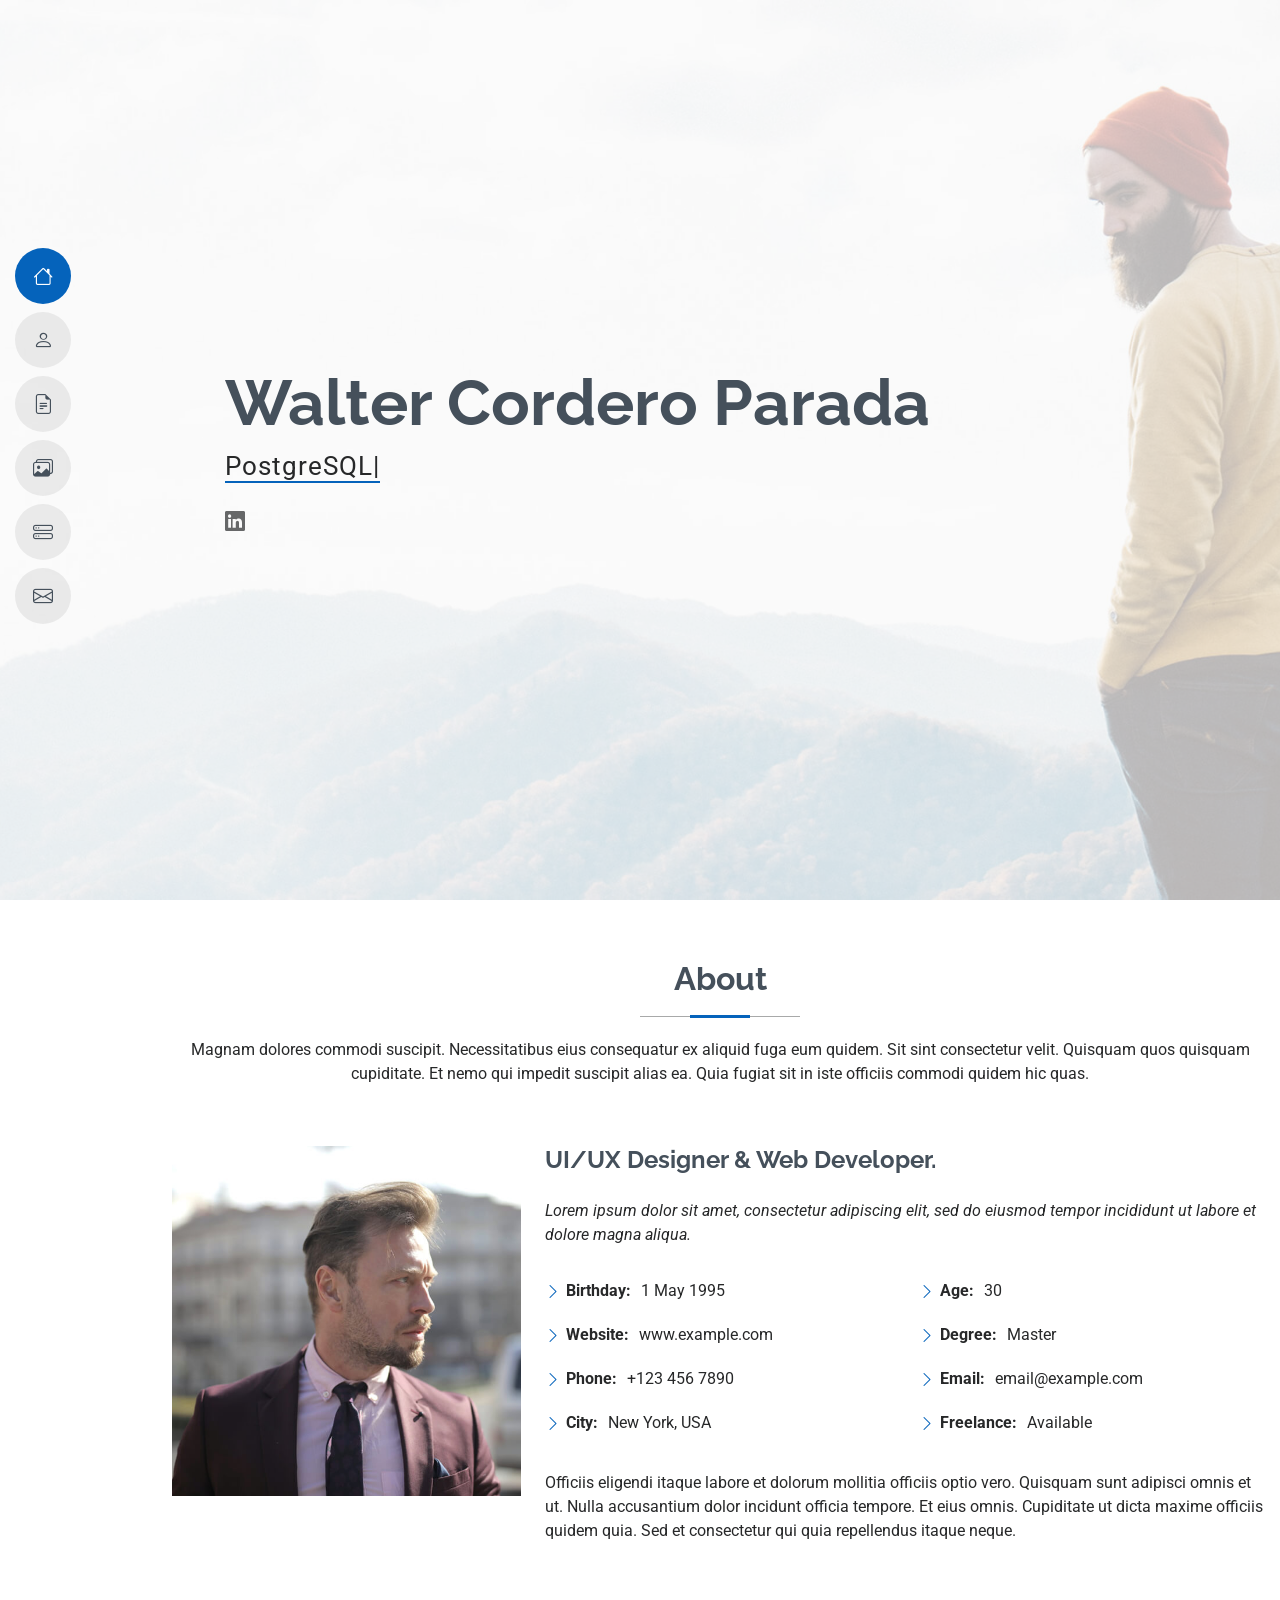
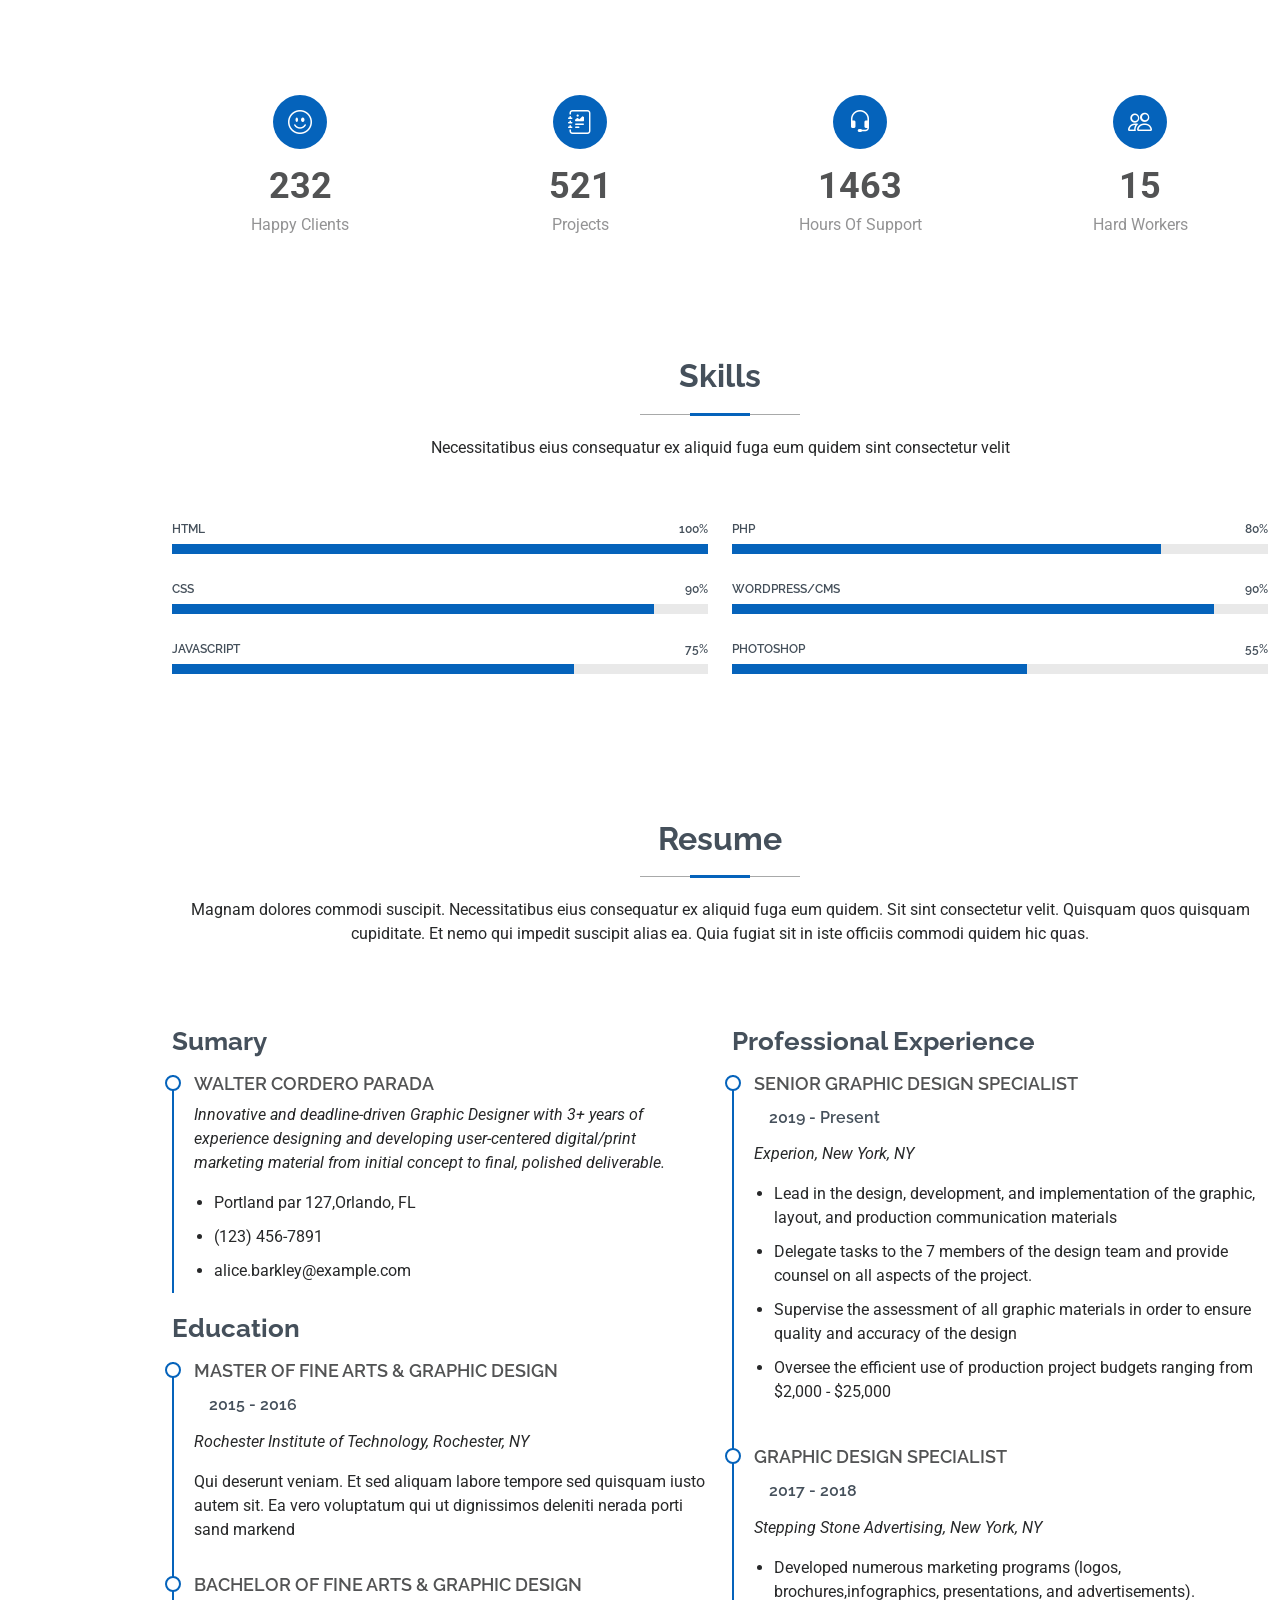
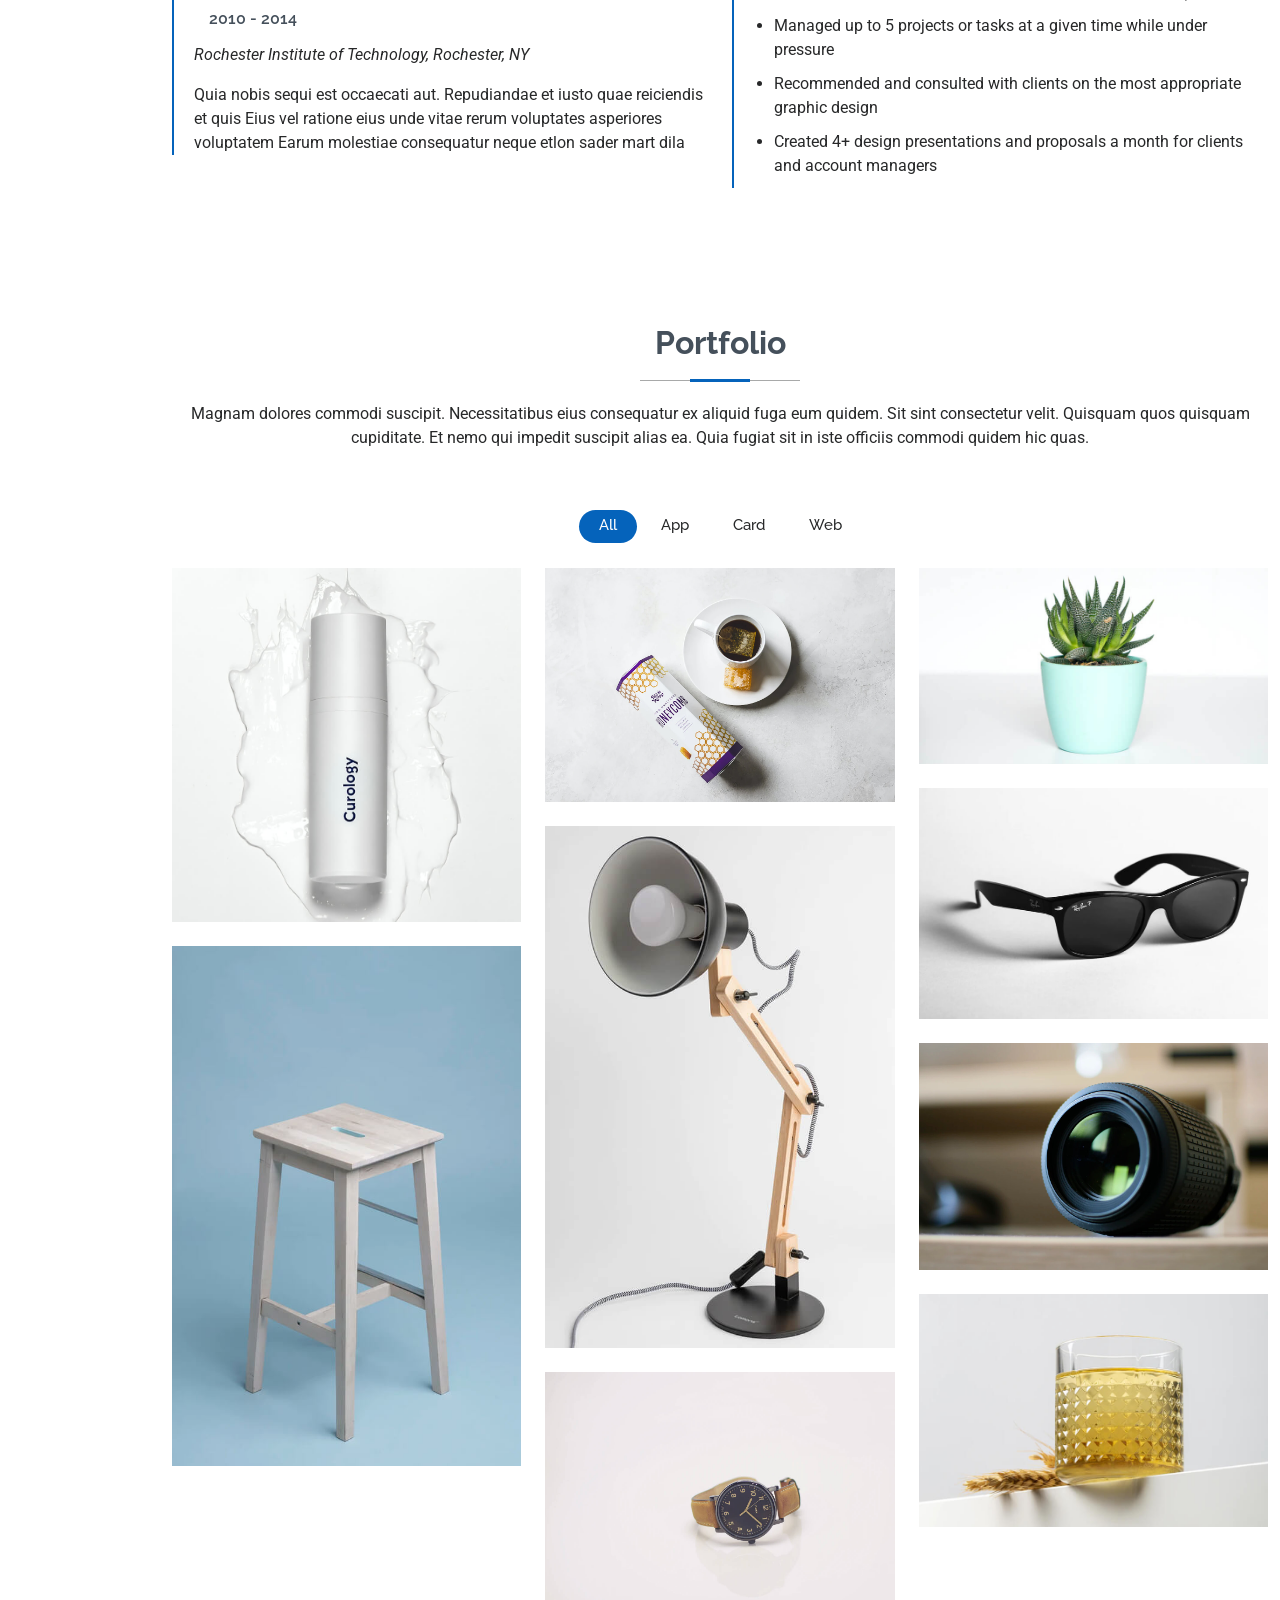
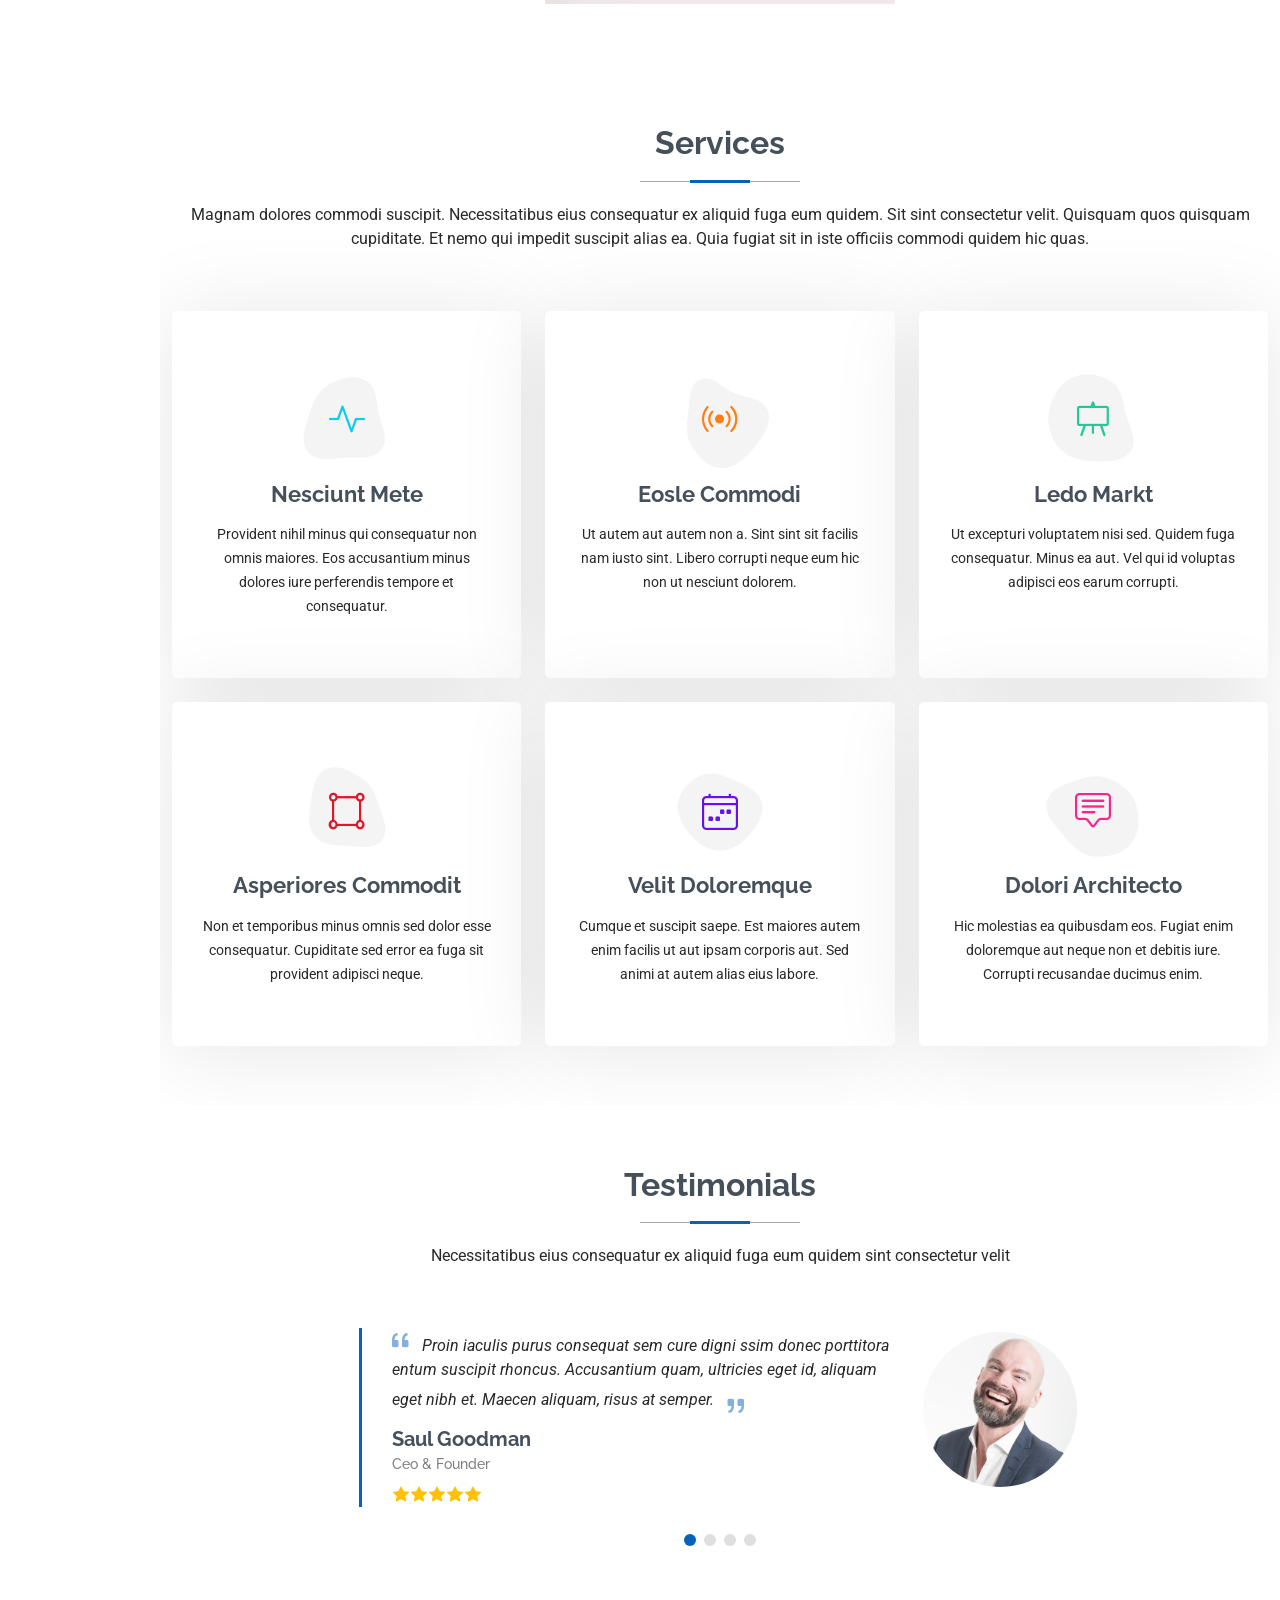
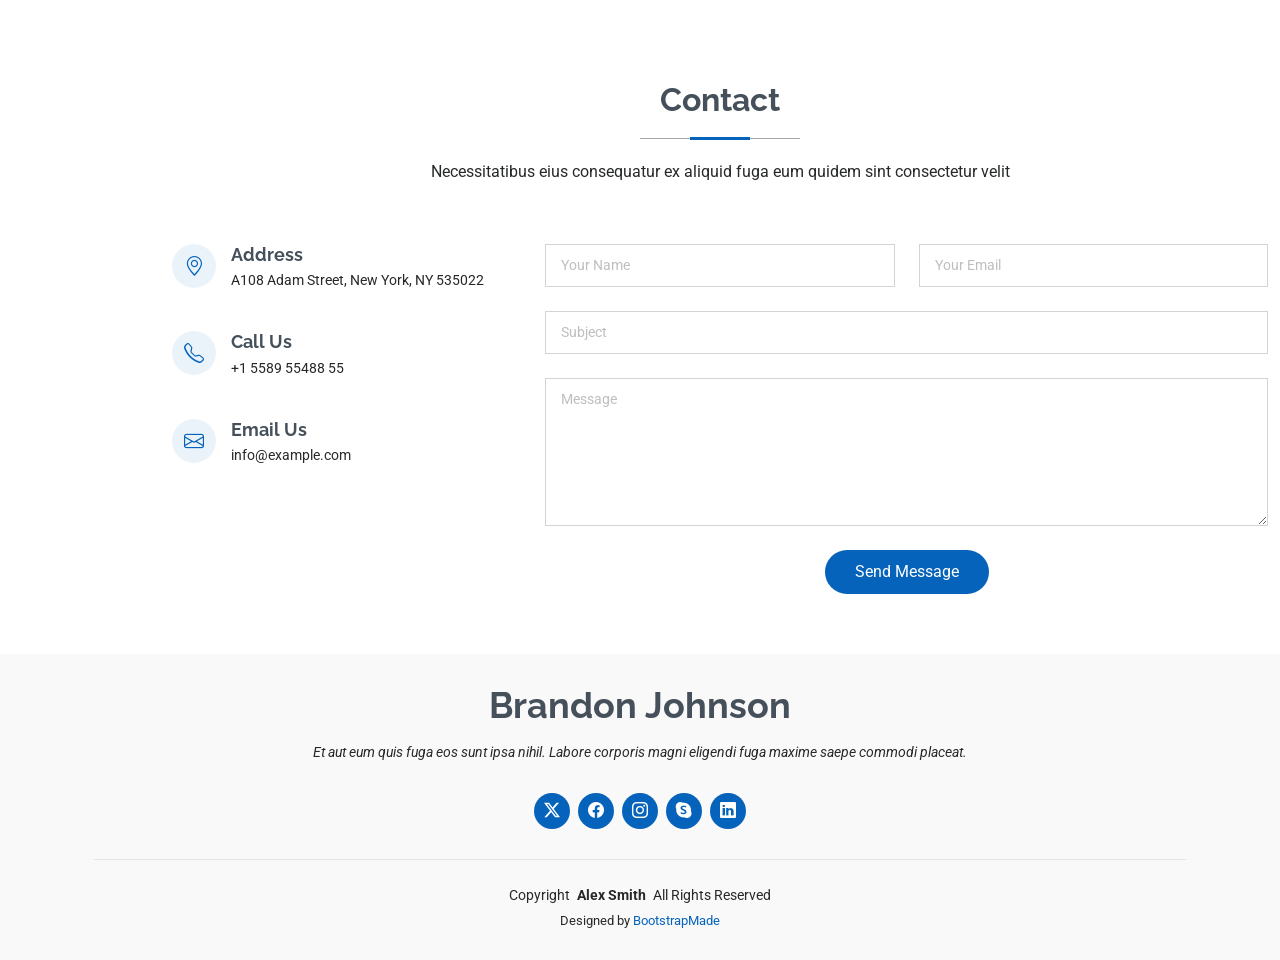
<file: index.html>
<!DOCTYPE html>
<html lang="en">

<head>
  <meta charset="utf-8">
  <meta content="width=device-width, initial-scale=1.0" name="viewport">
  <title>Index - MyResume Bootstrap Template</title>
  <meta content="" name="description">
  <meta content="" name="keywords">

  <!-- Favicons -->
  <link href="assets/img/favicon.png" rel="icon">
  <link href="assets/img/apple-touch-icon.png" rel="apple-touch-icon">

  <!-- Fonts -->
  <link href="https://fonts.googleapis.com" rel="preconnect">
  <link href="https://fonts.gstatic.com" rel="preconnect" crossorigin>
  <link href="https://fonts.googleapis.com/css2?family=Roboto:ital,wght@0,100;0,300;0,400;0,500;0,700;0,900;1,100;1,300;1,400;1,500;1,700;1,900&family=Poppins:ital,wght@0,100;0,200;0,300;0,400;0,500;0,600;0,700;0,800;0,900;1,100;1,200;1,300;1,400;1,500;1,600;1,700;1,800;1,900&family=Raleway:ital,wght@0,100;0,200;0,300;0,400;0,500;0,600;0,700;0,800;0,900;1,100;1,200;1,300;1,400;1,500;1,600;1,700;1,800;1,900&display=swap" rel="stylesheet">

  <!-- Vendor CSS Files -->
  <link href="assets/vendor/bootstrap/css/bootstrap.min.css" rel="stylesheet">
  <link href="assets/vendor/bootstrap-icons/bootstrap-icons.css" rel="stylesheet">
  <link href="assets/vendor/aos/aos.css" rel="stylesheet">
  <link href="assets/vendor/glightbox/css/glightbox.min.css" rel="stylesheet">
  <link href="assets/vendor/swiper/swiper-bundle.min.css" rel="stylesheet">

  <!-- Main CSS File -->
  <link href="assets/css/main.css" rel="stylesheet">

</head>

<body class="index-page">

  <header id="header" class="header d-flex flex-column justify-content-center">

    <i class="header-toggle d-xl-none bi bi-list"></i>

    <nav id="navmenu" class="navmenu">
      <ul>
        <li><a href="#hero" class="active"><i class="bi bi-house navicon"></i><span>Home</span></a></li>
        <li><a href="#about"><i class="bi bi-person navicon"></i><span>About</span></a></li>
        <li><a href="#resume"><i class="bi bi-file-earmark-text navicon"></i><span>Resume</span></a></li>
        <li><a href="#portfolio"><i class="bi bi-images navicon"></i><span>Portfolio</span></a></li>
        <li><a href="#services"><i class="bi bi-hdd-stack navicon"></i><span>Services</span></a></li>
        <li><a href="#contact"><i class="bi bi-envelope navicon"></i><span>Contact</span></a></li>
      </ul>
    </nav>

  </header>

  <main class="main">

    <!-- Hero Section -->
    <section id="hero" class="hero section light-background">

      <img src="assets/img/hero-bg.jpg" alt="">

      <div class="container" data-aos="zoom-out">
        <div class="row justify-content-center">
          <div class="col-lg-9">
            <h2>Walter Cordero Parada</h2>
            <p><span class="typed" data-typed-items="PostgreSQL,MongoDB,Redis,Sql Server,Sybase ASE,Sybase IQ">DBA</span>
              <span class="typed-cursor typed-cursor--blink" aria-hidden="true"></span></p>
            <div class="social-links">
              <!--<a href="#"><i class="bi bi-twitter-x"></i></a>
              <a href="#"><i class="bi bi-facebook"></i></a>
              <a href="#"><i class="bi bi-instagram"></i></a>-->
              <a href="#"><i class="bi bi-linkedin"></i></a>
            </div>
          </div>
        </div>
      </div>

    </section><!-- end Hero Section -->

    <!-- About Section -->
    <section id="about" class="about section">

      <!-- Section Title -->
      <div class="container section-title" data-aos="fade-up">
        <h2>About</h2>
        <p>Magnam dolores commodi suscipit. Necessitatibus eius consequatur ex aliquid fuga eum quidem. Sit sint consectetur velit. Quisquam quos quisquam cupiditate. Et nemo qui impedit suscipit alias ea. Quia fugiat sit in iste officiis commodi quidem hic quas.</p>
      </div><!-- End Section Title -->

      <div class="container" data-aos="fade-up" data-aos-delay="100">

        <div class="row gy-4 justify-content-center">
          <div class="col-lg-4">
            <img src="assets/img/profile-img.jpg" class="img-fluid" alt="">
          </div>
          <div class="col-lg-8 content">
            <h2>UI/UX Designer &amp; Web Developer.</h2>
            <p class="fst-italic py-3">
              Lorem ipsum dolor sit amet, consectetur adipiscing elit, sed do eiusmod tempor incididunt ut labore et dolore
              magna aliqua.
            </p>
            <div class="row">
              <div class="col-lg-6">
                <ul>
                  <li><i class="bi bi-chevron-right"></i> <strong>Birthday:</strong> <span>1 May 1995</span></li>
                  <li><i class="bi bi-chevron-right"></i> <strong>Website:</strong> <span>www.example.com</span></li>
                  <li><i class="bi bi-chevron-right"></i> <strong>Phone:</strong> <span>+123 456 7890</span></li>
                  <li><i class="bi bi-chevron-right"></i> <strong>City:</strong> <span>New York, USA</span></li>
                </ul>
              </div>
              <div class="col-lg-6">
                <ul>
                  <li><i class="bi bi-chevron-right"></i> <strong>Age:</strong> <span>30</span></li>
                  <li><i class="bi bi-chevron-right"></i> <strong>Degree:</strong> <span>Master</span></li>
                  <li><i class="bi bi-chevron-right"></i> <strong>Email:</strong> <span>email@example.com</span></li>
                  <li><i class="bi bi-chevron-right"></i> <strong>Freelance:</strong> <span>Available</span></li>
                </ul>
              </div>
            </div>
            <p class="py-3">
              Officiis eligendi itaque labore et dolorum mollitia officiis optio vero. Quisquam sunt adipisci omnis et ut. Nulla accusantium dolor incidunt officia tempore. Et eius omnis.
              Cupiditate ut dicta maxime officiis quidem quia. Sed et consectetur qui quia repellendus itaque neque.
            </p>
          </div>
        </div>

      </div>

    </section><!-- /About Section -->

    <!-- Stats Section -->
    <section id="stats" class="stats section">

      <div class="container" data-aos="fade-up" data-aos-delay="100">

        <div class="row gy-4">

          <div class="col-lg-3 col-md-6 d-flex flex-column align-items-center">
            <i class="bi bi-emoji-smile"></i>
            <div class="stats-item">
              <span data-purecounter-start="0" data-purecounter-end="232" data-purecounter-duration="1" class="purecounter"></span>
              <p>Happy Clients</p>
            </div>
          </div><!-- End Stats Item -->

          <div class="col-lg-3 col-md-6 d-flex flex-column align-items-center">
            <i class="bi bi-journal-richtext"></i>
            <div class="stats-item">
              <span data-purecounter-start="0" data-purecounter-end="521" data-purecounter-duration="1" class="purecounter"></span>
              <p>Projects</p>
            </div>
          </div><!-- End Stats Item -->

          <div class="col-lg-3 col-md-6 d-flex flex-column align-items-center">
            <i class="bi bi-headset"></i>
            <div class="stats-item">
              <span data-purecounter-start="0" data-purecounter-end="1463" data-purecounter-duration="1" class="purecounter"></span>
              <p>Hours Of Support</p>
            </div>
          </div><!-- End Stats Item -->

          <div class="col-lg-3 col-md-6 d-flex flex-column align-items-center">
            <i class="bi bi-people"></i>
            <div class="stats-item">
              <span data-purecounter-start="0" data-purecounter-end="15" data-purecounter-duration="1" class="purecounter"></span>
              <p>Hard Workers</p>
            </div>
          </div><!-- End Stats Item -->

        </div>

      </div>

    </section><!-- /Stats Section -->

    <!-- Skills Section -->
    <section id="skills" class="skills section">

      <!-- Section Title -->
      <div class="container section-title" data-aos="fade-up">
        <h2>Skills</h2>
        <p>Necessitatibus eius consequatur ex aliquid fuga eum quidem sint consectetur velit</p>
      </div><!-- End Section Title -->

      <div class="container" data-aos="fade-up" data-aos-delay="100">

        <div class="row skills-content skills-animation">

          <div class="col-lg-6">

            <div class="progress">
              <span class="skill"><span>HTML</span> <i class="val">100%</i></span>
              <div class="progress-bar-wrap">
                <div class="progress-bar" role="progressbar" aria-valuenow="100" aria-valuemin="0" aria-valuemax="100"></div>
              </div>
            </div><!-- End Skills Item -->

            <div class="progress">
              <span class="skill"><span>CSS</span> <i class="val">90%</i></span>
              <div class="progress-bar-wrap">
                <div class="progress-bar" role="progressbar" aria-valuenow="90" aria-valuemin="0" aria-valuemax="100"></div>
              </div>
            </div><!-- End Skills Item -->

            <div class="progress">
              <span class="skill"><span>JavaScript</span> <i class="val">75%</i></span>
              <div class="progress-bar-wrap">
                <div class="progress-bar" role="progressbar" aria-valuenow="75" aria-valuemin="0" aria-valuemax="100"></div>
              </div>
            </div><!-- End Skills Item -->

          </div>

          <div class="col-lg-6">

            <div class="progress">
              <span class="skill"><span>PHP</span> <i class="val">80%</i></span>
              <div class="progress-bar-wrap">
                <div class="progress-bar" role="progressbar" aria-valuenow="80" aria-valuemin="0" aria-valuemax="100"></div>
              </div>
            </div><!-- End Skills Item -->

            <div class="progress">
              <span class="skill"><span>WordPress/CMS</span> <i class="val">90%</i></span>
              <div class="progress-bar-wrap">
                <div class="progress-bar" role="progressbar" aria-valuenow="90" aria-valuemin="0" aria-valuemax="100"></div>
              </div>
            </div><!-- End Skills Item -->

            <div class="progress">
              <span class="skill"><span>Photoshop</span> <i class="val">55%</i></span>
              <div class="progress-bar-wrap">
                <div class="progress-bar" role="progressbar" aria-valuenow="55" aria-valuemin="0" aria-valuemax="100"></div>
              </div>
            </div><!-- End Skills Item -->

          </div>

        </div>

      </div>

    </section><!-- /Skills Section -->

    <!-- Resume Section -->
    <section id="resume" class="resume section">

      <!-- Section Title -->
      <div class="container section-title" data-aos="fade-up">
        <h2>Resume</h2>
        <p>Magnam dolores commodi suscipit. Necessitatibus eius consequatur ex aliquid fuga eum quidem. Sit sint consectetur velit. Quisquam quos quisquam cupiditate. Et nemo qui impedit suscipit alias ea. Quia fugiat sit in iste officiis commodi quidem hic quas.</p>
      </div><!-- End Section Title -->

      <div class="container">

        <div class="row">

          <div class="col-lg-6" data-aos="fade-up" data-aos-delay="100">
            <h3 class="resume-title">Sumary</h3>

            <div class="resume-item pb-0">
              <h4>Walter Cordero Parada</h4>
              <p><em>Innovative and deadline-driven Graphic Designer with 3+ years of experience designing and developing user-centered digital/print marketing material from initial concept to final, polished deliverable.</em></p>
              <ul>
                <li>Portland par 127,Orlando, FL</li>
                <li>(123) 456-7891</li>
                <li>alice.barkley@example.com</li>
              </ul>
            </div><!-- Edn Resume Item -->

            <h3 class="resume-title">Education</h3>
            <div class="resume-item">
              <h4>Master of Fine Arts &amp; Graphic Design</h4>
              <h5>2015 - 2016</h5>
              <p><em>Rochester Institute of Technology, Rochester, NY</em></p>
              <p>Qui deserunt veniam. Et sed aliquam labore tempore sed quisquam iusto autem sit. Ea vero voluptatum qui ut dignissimos deleniti nerada porti sand markend</p>
            </div><!-- Edn Resume Item -->

            <div class="resume-item">
              <h4>Bachelor of Fine Arts &amp; Graphic Design</h4>
              <h5>2010 - 2014</h5>
              <p><em>Rochester Institute of Technology, Rochester, NY</em></p>
              <p>Quia nobis sequi est occaecati aut. Repudiandae et iusto quae reiciendis et quis Eius vel ratione eius unde vitae rerum voluptates asperiores voluptatem Earum molestiae consequatur neque etlon sader mart dila</p>
            </div><!-- Edn Resume Item -->

          </div>

          <div class="col-lg-6" data-aos="fade-up" data-aos-delay="200">
            <h3 class="resume-title">Professional Experience</h3>
            <div class="resume-item">
              <h4>Senior graphic design specialist</h4>
              <h5>2019 - Present</h5>
              <p><em>Experion, New York, NY </em></p>
              <ul>
                <li>Lead in the design, development, and implementation of the graphic, layout, and production communication materials</li>
                <li>Delegate tasks to the 7 members of the design team and provide counsel on all aspects of the project. </li>
                <li>Supervise the assessment of all graphic materials in order to ensure quality and accuracy of the design</li>
                <li>Oversee the efficient use of production project budgets ranging from $2,000 - $25,000</li>
              </ul>
            </div><!-- Edn Resume Item -->

            <div class="resume-item">
              <h4>Graphic design specialist</h4>
              <h5>2017 - 2018</h5>
              <p><em>Stepping Stone Advertising, New York, NY</em></p>
              <ul>
                <li>Developed numerous marketing programs (logos, brochures,infographics, presentations, and advertisements).</li>
                <li>Managed up to 5 projects or tasks at a given time while under pressure</li>
                <li>Recommended and consulted with clients on the most appropriate graphic design</li>
                <li>Created 4+ design presentations and proposals a month for clients and account managers</li>
              </ul>
            </div><!-- Edn Resume Item -->

          </div>

        </div>

      </div>

    </section><!-- /Resume Section -->

    <!-- Portfolio Section -->
    <section id="portfolio" class="portfolio section">

      <!-- Section Title -->
      <div class="container section-title" data-aos="fade-up">
        <h2>Portfolio</h2>
        <p>Magnam dolores commodi suscipit. Necessitatibus eius consequatur ex aliquid fuga eum quidem. Sit sint consectetur velit. Quisquam quos quisquam cupiditate. Et nemo qui impedit suscipit alias ea. Quia fugiat sit in iste officiis commodi quidem hic quas.</p>
      </div><!-- End Section Title -->

      <div class="container">

        <div class="isotope-layout" data-default-filter="*" data-layout="masonry" data-sort="original-order">

          <ul class="portfolio-filters isotope-filters" data-aos="fade-up" data-aos-delay="100">
            <li data-filter="*" class="filter-active">All</li>
            <li data-filter=".filter-app">App</li>
            <li data-filter=".filter-product">Card</li>
            <li data-filter=".filter-branding">Web</li>
          </ul><!-- End Portfolio Filters -->

          <div class="row gy-4 isotope-container" data-aos="fade-up" data-aos-delay="200">

            <div class="col-lg-4 col-md-6 portfolio-item isotope-item filter-app">
              <img src="assets/img/masonry-portfolio/masonry-portfolio-1.jpg" class="img-fluid" alt="">
              <div class="portfolio-info">
                <h4>App 1</h4>
                <p>Lorem ipsum, dolor sit</p>
                <a href="assets/img/masonry-portfolio/masonry-portfolio-1.jpg" title="App 1" data-gallery="portfolio-gallery-app" class="glightbox preview-link"><i class="bi bi-zoom-in"></i></a>
                <a href="portfolio-details.html" title="More Details" class="details-link"><i class="bi bi-link-45deg"></i></a>
              </div>
            </div><!-- End Portfolio Item -->

            <div class="col-lg-4 col-md-6 portfolio-item isotope-item filter-product">
              <img src="assets/img/masonry-portfolio/masonry-portfolio-2.jpg" class="img-fluid" alt="">
              <div class="portfolio-info">
                <h4>Product 1</h4>
                <p>Lorem ipsum, dolor sit</p>
                <a href="assets/img/masonry-portfolio/masonry-portfolio-2.jpg" title="Product 1" data-gallery="portfolio-gallery-product" class="glightbox preview-link"><i class="bi bi-zoom-in"></i></a>
                <a href="portfolio-details.html" title="More Details" class="details-link"><i class="bi bi-link-45deg"></i></a>
              </div>
            </div><!-- End Portfolio Item -->

            <div class="col-lg-4 col-md-6 portfolio-item isotope-item filter-branding">
              <img src="assets/img/masonry-portfolio/masonry-portfolio-3.jpg" class="img-fluid" alt="">
              <div class="portfolio-info">
                <h4>Branding 1</h4>
                <p>Lorem ipsum, dolor sit</p>
                <a href="assets/img/masonry-portfolio/masonry-portfolio-3.jpg" title="Branding 1" data-gallery="portfolio-gallery-branding" class="glightbox preview-link"><i class="bi bi-zoom-in"></i></a>
                <a href="portfolio-details.html" title="More Details" class="details-link"><i class="bi bi-link-45deg"></i></a>
              </div>
            </div><!-- End Portfolio Item -->

            <div class="col-lg-4 col-md-6 portfolio-item isotope-item filter-app">
              <img src="assets/img/masonry-portfolio/masonry-portfolio-4.jpg" class="img-fluid" alt="">
              <div class="portfolio-info">
                <h4>App 2</h4>
                <p>Lorem ipsum, dolor sit</p>
                <a href="assets/img/masonry-portfolio/masonry-portfolio-4.jpg" title="App 2" data-gallery="portfolio-gallery-app" class="glightbox preview-link"><i class="bi bi-zoom-in"></i></a>
                <a href="portfolio-details.html" title="More Details" class="details-link"><i class="bi bi-link-45deg"></i></a>
              </div>
            </div><!-- End Portfolio Item -->

            <div class="col-lg-4 col-md-6 portfolio-item isotope-item filter-product">
              <img src="assets/img/masonry-portfolio/masonry-portfolio-5.jpg" class="img-fluid" alt="">
              <div class="portfolio-info">
                <h4>Product 2</h4>
                <p>Lorem ipsum, dolor sit</p>
                <a href="assets/img/masonry-portfolio/masonry-portfolio-5.jpg" title="Product 2" data-gallery="portfolio-gallery-product" class="glightbox preview-link"><i class="bi bi-zoom-in"></i></a>
                <a href="portfolio-details.html" title="More Details" class="details-link"><i class="bi bi-link-45deg"></i></a>
              </div>
            </div><!-- End Portfolio Item -->

            <div class="col-lg-4 col-md-6 portfolio-item isotope-item filter-branding">
              <img src="assets/img/masonry-portfolio/masonry-portfolio-6.jpg" class="img-fluid" alt="">
              <div class="portfolio-info">
                <h4>Branding 2</h4>
                <p>Lorem ipsum, dolor sit</p>
                <a href="assets/img/masonry-portfolio/masonry-portfolio-6.jpg" title="Branding 2" data-gallery="portfolio-gallery-branding" class="glightbox preview-link"><i class="bi bi-zoom-in"></i></a>
                <a href="portfolio-details.html" title="More Details" class="details-link"><i class="bi bi-link-45deg"></i></a>
              </div>
            </div><!-- End Portfolio Item -->

            <div class="col-lg-4 col-md-6 portfolio-item isotope-item filter-app">
              <img src="assets/img/masonry-portfolio/masonry-portfolio-7.jpg" class="img-fluid" alt="">
              <div class="portfolio-info">
                <h4>App 3</h4>
                <p>Lorem ipsum, dolor sit</p>
                <a href="assets/img/masonry-portfolio/masonry-portfolio-7.jpg" title="App 3" data-gallery="portfolio-gallery-app" class="glightbox preview-link"><i class="bi bi-zoom-in"></i></a>
                <a href="portfolio-details.html" title="More Details" class="details-link"><i class="bi bi-link-45deg"></i></a>
              </div>
            </div><!-- End Portfolio Item -->

            <div class="col-lg-4 col-md-6 portfolio-item isotope-item filter-product">
              <img src="assets/img/masonry-portfolio/masonry-portfolio-8.jpg" class="img-fluid" alt="">
              <div class="portfolio-info">
                <h4>Product 3</h4>
                <p>Lorem ipsum, dolor sit</p>
                <a href="assets/img/masonry-portfolio/masonry-portfolio-8.jpg" title="Product 3" data-gallery="portfolio-gallery-product" class="glightbox preview-link"><i class="bi bi-zoom-in"></i></a>
                <a href="portfolio-details.html" title="More Details" class="details-link"><i class="bi bi-link-45deg"></i></a>
              </div>
            </div><!-- End Portfolio Item -->

            <div class="col-lg-4 col-md-6 portfolio-item isotope-item filter-branding">
              <img src="assets/img/masonry-portfolio/masonry-portfolio-9.jpg" class="img-fluid" alt="">
              <div class="portfolio-info">
                <h4>Branding 3</h4>
                <p>Lorem ipsum, dolor sit</p>
                <a href="assets/img/masonry-portfolio/masonry-portfolio-9.jpg" title="Branding 2" data-gallery="portfolio-gallery-branding" class="glightbox preview-link"><i class="bi bi-zoom-in"></i></a>
                <a href="portfolio-details.html" title="More Details" class="details-link"><i class="bi bi-link-45deg"></i></a>
              </div>
            </div><!-- End Portfolio Item -->

          </div><!-- End Portfolio Container -->

        </div>

      </div>

    </section><!-- /Portfolio Section -->

    <!-- Services Section -->
    <section id="services" class="services section">

      <!-- Section Title -->
      <div class="container section-title" data-aos="fade-up">
        <h2>Services</h2>
        <p>Magnam dolores commodi suscipit. Necessitatibus eius consequatur ex aliquid fuga eum quidem. Sit sint consectetur velit. Quisquam quos quisquam cupiditate. Et nemo qui impedit suscipit alias ea. Quia fugiat sit in iste officiis commodi quidem hic quas.</p>
      </div><!-- End Section Title -->

      <div class="container">

        <div class="row gy-4">

          <div class="col-lg-4 col-md-6" data-aos="fade-up" data-aos-delay="100">
            <div class="service-item item-cyan position-relative">
              <div class="icon">
                <svg width="100" height="100" viewBox="0 0 600 600" xmlns="http://www.w3.org/2000/svg">
                  <path stroke="none" stroke-width="0" fill="#f5f5f5" d="M300,521.0016835830174C376.1290562159157,517.8887921683347,466.0731472004068,529.7835943286574,510.70327084640275,468.03025145048787C554.3714126377745,407.6079735673963,508.03601936045806,328.9844924480964,491.2728898941984,256.3432110539036C474.5976632858925,184.082847569629,479.9380746630129,96.60480741107993,416.23090153303,58.64404602377083C348.86323505073057,18.502131276798302,261.93793281208167,40.57373210992963,193.5410806939664,78.93577620505333C130.42746243093433,114.334589627462,98.30271207620316,179.96522072025542,76.75703585869454,249.04625023123273C51.97151888228291,328.5150500222984,13.704378332031375,421.85034740162234,66.52175969318436,486.19268352777647C119.04800174914682,550.1803526380478,217.28368757567262,524.383925680826,300,521.0016835830174"></path>
                </svg>
                <i class="bi bi-activity"></i>
              </div>
              <a href="#" class="stretched-link">
                <h3>Nesciunt Mete</h3>
              </a>
              <p>Provident nihil minus qui consequatur non omnis maiores. Eos accusantium minus dolores iure perferendis tempore et consequatur.</p>
            </div>
          </div><!-- End Service Item -->

          <div class="col-lg-4 col-md-6" data-aos="fade-up" data-aos-delay="200">
            <div class="service-item item-orange position-relative">
              <div class="icon">
                <svg width="100" height="100" viewBox="0 0 600 600" xmlns="http://www.w3.org/2000/svg">
                  <path stroke="none" stroke-width="0" fill="#f5f5f5" d="M300,582.0697525312426C382.5290701553225,586.8405444964366,449.9789794690241,525.3245884688669,502.5850820975895,461.55621195738473C556.606425686781,396.0723002908107,615.8543463187945,314.28637112970534,586.6730223649479,234.56875336149918C558.9533121215079,158.8439757836574,454.9685369536778,164.00468322053177,381.49747125262974,130.76875717737553C312.15926192815925,99.40240125094834,248.97055460311594,18.661163978235184,179.8680185752513,50.54337015887873C110.5421016452524,82.52863877960104,119.82277516462835,180.83849132639028,109.12597500060166,256.43424936330496C100.08760227029461,320.3096726198365,92.17705696193138,384.0621239912766,124.79988738764834,439.7174275375508C164.83382741302287,508.01625554203684,220.96474134820875,577.5009287672846,300,582.0697525312426"></path>
                </svg>
                <i class="bi bi-broadcast"></i>
              </div>
              <a href="#" class="stretched-link">
                <h3>Eosle Commodi</h3>
              </a>
              <p>Ut autem aut autem non a. Sint sint sit facilis nam iusto sint. Libero corrupti neque eum hic non ut nesciunt dolorem.</p>
            </div>
          </div><!-- End Service Item -->

          <div class="col-lg-4 col-md-6" data-aos="fade-up" data-aos-delay="300">
            <div class="service-item item-teal position-relative">
              <div class="icon">
                <svg width="100" height="100" viewBox="0 0 600 600" xmlns="http://www.w3.org/2000/svg">
                  <path stroke="none" stroke-width="0" fill="#f5f5f5" d="M300,541.5067337569781C382.14930387511276,545.0595476570109,479.8736841581634,548.3450877840088,526.4010558755058,480.5488172755941C571.5218469581645,414.80211281144784,517.5187510058486,332.0715597781072,496.52539010469104,255.14436215662573C477.37192572678356,184.95920475031193,473.57363656557914,105.61284051026155,413.0603344069578,65.22779650032875C343.27470386102294,18.654635553484475,251.2091493199835,5.337323636656869,175.0934190732945,40.62881213300186C97.87086631185822,76.43348514350839,51.98124368387456,156.15599469081315,36.44837278890362,239.84606092416172C21.716077023791087,319.22268207091537,43.775223500013084,401.1760424656574,96.891909868211,461.97329694683043C147.22146801428983,519.5804099606455,223.5754009179313,538.201503339737,300,541.5067337569781"></path>
                </svg>
                <i class="bi bi-easel"></i>
              </div>
              <a href="#" class="stretched-link">
                <h3>Ledo Markt</h3>
              </a>
              <p>Ut excepturi voluptatem nisi sed. Quidem fuga consequatur. Minus ea aut. Vel qui id voluptas adipisci eos earum corrupti.</p>
            </div>
          </div><!-- End Service Item -->

          <div class="col-lg-4 col-md-6" data-aos="fade-up" data-aos-delay="400">
            <div class="service-item item-red position-relative">
              <div class="icon">
                <svg width="100" height="100" viewBox="0 0 600 600" xmlns="http://www.w3.org/2000/svg">
                  <path stroke="none" stroke-width="0" fill="#f5f5f5" d="M300,503.46388370962813C374.79870501325706,506.71871716319447,464.8034551963731,527.1746412648533,510.4981551193396,467.86667711651364C555.9287308511215,408.9015244558933,512.6030010748507,327.5744911775523,490.211057578863,256.5855673507754C471.097692560561,195.9906835881958,447.69079081568157,138.11976852964426,395.19560036434837,102.3242989838813C329.3053358748298,57.3949838291264,248.02791733380457,8.279543830951368,175.87071277845988,42.242879143198664C103.41431057327972,76.34704239035025,93.79494320519305,170.9812938413882,81.28167332365135,250.07896920659033C70.17666984294237,320.27484674793965,64.84698225790005,396.69656628748305,111.28512138212992,450.4950937839243C156.20124167950087,502.5303643271138,231.32542653798444,500.4755392045468,300,503.46388370962813"></path>
                </svg>
                <i class="bi bi-bounding-box-circles"></i>
              </div>
              <a href="#" class="stretched-link">
                <h3>Asperiores Commodit</h3>
              </a>
              <p>Non et temporibus minus omnis sed dolor esse consequatur. Cupiditate sed error ea fuga sit provident adipisci neque.</p>
              <a href="#" class="stretched-link"></a>
            </div>
          </div><!-- End Service Item -->

          <div class="col-lg-4 col-md-6" data-aos="fade-up" data-aos-delay="500">
            <div class="service-item item-indigo position-relative">
              <div class="icon">
                <svg width="100" height="100" viewBox="0 0 600 600" xmlns="http://www.w3.org/2000/svg">
                  <path stroke="none" stroke-width="0" fill="#f5f5f5" d="M300,532.3542879108572C369.38199826031484,532.3153073249985,429.10787420159085,491.63046689027357,474.5244479745417,439.17860296908856C522.8885846962883,383.3225815378663,569.1668002868075,314.3205725914397,550.7432151929288,242.7694973846089C532.6665558377875,172.5657663291529,456.2379748765914,142.6223662098291,390.3689995646985,112.34683881706744C326.66090330228417,83.06452184765237,258.84405631176094,53.51806209861945,193.32584062364296,78.48882559362697C121.61183558270385,105.82097193414197,62.805066853699245,167.19869350419734,48.57481801355237,242.6138429142374C34.843463184063346,315.3850353017275,76.69343916112496,383.4422959591041,125.22947124332185,439.3748458443577C170.7312796277747,491.8107796887764,230.57421082200815,532.3932930995766,300,532.3542879108572"></path>
                </svg>
                <i class="bi bi-calendar4-week icon"></i>
              </div>
              <a href="#" class="stretched-link">
                <h3>Velit Doloremque</h3>
              </a>
              <p>Cumque et suscipit saepe. Est maiores autem enim facilis ut aut ipsam corporis aut. Sed animi at autem alias eius labore.</p>
              <a href="#" class="stretched-link"></a>
            </div>
          </div><!-- End Service Item -->

          <div class="col-lg-4 col-md-6" data-aos="fade-up" data-aos-delay="600">
            <div class="service-item item-pink position-relative">
              <div class="icon">
                <svg width="100" height="100" viewBox="0 0 600 600" xmlns="http://www.w3.org/2000/svg">
                  <path stroke="none" stroke-width="0" fill="#f5f5f5" d="M300,566.797414625762C385.7384707136149,576.1784315230908,478.7894351017131,552.8928747891023,531.9192734346935,484.94944893311C584.6109503024035,417.5663521118492,582.489472248146,322.67544863468447,553.9536738515405,242.03673114598146C529.1557734026468,171.96086150256528,465.24506316201064,127.66468636344209,395.9583748389544,100.7403814666027C334.2173773831606,76.7482773500951,269.4350130405921,84.62216499799875,207.1952322260088,107.2889140133804C132.92018162631612,134.33871894543012,41.79353780512637,160.00259165414826,22.644507872594943,236.69541883565114C3.319112789854554,314.0945973066697,72.72355303640163,379.243833228382,124.04198916343866,440.3218312028393C172.9286146004772,498.5055451809895,224.45579914871206,558.5317968840102,300,566.797414625762"></path>
                </svg>
                <i class="bi bi-chat-square-text"></i>
              </div>
              <a href="#" class="stretched-link">
                <h3>Dolori Architecto</h3>
              </a>
              <p>Hic molestias ea quibusdam eos. Fugiat enim doloremque aut neque non et debitis iure. Corrupti recusandae ducimus enim.</p>
              <a href="#" class="stretched-link"></a>
            </div>
          </div><!-- End Service Item -->

        </div>

      </div>

    </section><!-- /Services Section -->

    <!-- Testimonials Section -->
    <section id="testimonials" class="testimonials section">

      <!-- Section Title -->
      <div class="container section-title" data-aos="fade-up">
        <h2>Testimonials</h2>
        <p>Necessitatibus eius consequatur ex aliquid fuga eum quidem sint consectetur velit</p>
      </div><!-- End Section Title -->

      <div class="container" data-aos="fade-up" data-aos-delay="100">

        <div class="swiper init-swiper">
          <script type="application/json" class="swiper-config">
            {
              "loop": true,
              "speed": 600,
              "autoplay": {
                "delay": 5000
              },
              "slidesPerView": "auto",
              "pagination": {
                "el": ".swiper-pagination",
                "type": "bullets",
                "clickable": true
              }
            }
          </script>
          <div class="swiper-wrapper">

            <div class="swiper-slide">
              <div class="testimonial-item">
                <div class="row gy-4 justify-content-center">
                  <div class="col-lg-6">
                    <div class="testimonial-content">
                      <p>
                        <i class="bi bi-quote quote-icon-left"></i>
                        <span>Proin iaculis purus consequat sem cure digni ssim donec porttitora entum suscipit rhoncus. Accusantium quam, ultricies eget id, aliquam eget nibh et. Maecen aliquam, risus at semper.</span>
                        <i class="bi bi-quote quote-icon-right"></i>
                      </p>
                      <h3>Saul Goodman</h3>
                      <h4>Ceo &amp; Founder</h4>
                      <div class="stars">
                        <i class="bi bi-star-fill"></i><i class="bi bi-star-fill"></i><i class="bi bi-star-fill"></i><i class="bi bi-star-fill"></i><i class="bi bi-star-fill"></i>
                      </div>
                    </div>
                  </div>
                  <div class="col-lg-2 text-center">
                    <img src="assets/img/testimonials/testimonials-1.jpg" class="img-fluid testimonial-img" alt="">
                  </div>
                </div>
              </div>
            </div><!-- End testimonial item -->

            <div class="swiper-slide">
              <div class="testimonial-item">
                <div class="row gy-4 justify-content-center">
                  <div class="col-lg-6">
                    <div class="testimonial-content">
                      <p>
                        <i class="bi bi-quote quote-icon-left"></i>
                        <span>Export tempor illum tamen malis malis eram quae irure esse labore quem cillum quid cillum eram malis quorum velit fore eram velit sunt aliqua noster fugiat irure amet legam anim culpa.</span>
                        <i class="bi bi-quote quote-icon-right"></i>
                      </p>
                      <h3>Sara Wilsson</h3>
                      <h4>Designer</h4>
                      <div class="stars">
                        <i class="bi bi-star-fill"></i><i class="bi bi-star-fill"></i><i class="bi bi-star-fill"></i><i class="bi bi-star-fill"></i><i class="bi bi-star-fill"></i>
                      </div>
                    </div>
                  </div>
                  <div class="col-lg-2 text-center">
                    <img src="assets/img/testimonials/testimonials-2.jpg" class="img-fluid testimonial-img" alt="">
                  </div>
                </div>
              </div>
            </div><!-- End testimonial item -->

            <div class="swiper-slide">
              <div class="testimonial-item">
                <div class="row gy-4 justify-content-center">
                  <div class="col-lg-6">
                    <div class="testimonial-content">
                      <p>
                        <i class="bi bi-quote quote-icon-left"></i>
                        <span>Enim nisi quem export duis labore cillum quae magna enim sint quorum nulla quem veniam duis minim tempor labore quem eram duis noster aute amet eram fore quis sint minim.</span>
                        <i class="bi bi-quote quote-icon-right"></i>
                      </p>
                      <h3>Jena Karlis</h3>
                      <h4>Store Owner</h4>
                      <div class="stars">
                        <i class="bi bi-star-fill"></i><i class="bi bi-star-fill"></i><i class="bi bi-star-fill"></i><i class="bi bi-star-fill"></i><i class="bi bi-star-fill"></i>
                      </div>
                    </div>
                  </div>
                  <div class="col-lg-2 text-center">
                    <img src="assets/img/testimonials/testimonials-3.jpg" class="img-fluid testimonial-img" alt="">
                  </div>
                </div>
              </div>
            </div><!-- End testimonial item -->

            <div class="swiper-slide">
              <div class="testimonial-item">
                <div class="row gy-4 justify-content-center">
                  <div class="col-lg-6">
                    <div class="testimonial-content">
                      <p>
                        <i class="bi bi-quote quote-icon-left"></i>
                        <span>Fugiat enim eram quae cillum dolore dolor amet nulla culpa multos export minim fugiat minim velit minim dolor enim duis veniam ipsum anim magna sunt elit fore quem dolore labore illum veniam.</span>
                        <i class="bi bi-quote quote-icon-right"></i>
                      </p>
                      <h3>John Larson</h3>
                      <h4>Entrepreneur</h4>
                      <div class="stars">
                        <i class="bi bi-star-fill"></i><i class="bi bi-star-fill"></i><i class="bi bi-star-fill"></i><i class="bi bi-star-fill"></i><i class="bi bi-star-fill"></i>
                      </div>
                    </div>
                  </div>
                  <div class="col-lg-2 text-center">
                    <img src="assets/img/testimonials/testimonials-4.jpg" class="img-fluid testimonial-img" alt="">
                  </div>
                </div>
              </div>
            </div><!-- End testimonial item -->

          </div>
          <div class="swiper-pagination"></div>
        </div>

      </div>

    </section><!-- /Testimonials Section -->

    <!-- Contact Section -->
    <section id="contact" class="contact section">

      <!-- Section Title -->
      <div class="container section-title" data-aos="fade-up">
        <h2>Contact</h2>
        <p>Necessitatibus eius consequatur ex aliquid fuga eum quidem sint consectetur velit</p>
      </div><!-- End Section Title -->

      <div class="container" data-aos="fade" data-aos-delay="100">

        <div class="row gy-4">

          <div class="col-lg-4">
            <div class="info-item d-flex" data-aos="fade-up" data-aos-delay="200">
              <i class="bi bi-geo-alt flex-shrink-0"></i>
              <div>
                <h3>Address</h3>
                <p>A108 Adam Street, New York, NY 535022</p>
              </div>
            </div><!-- End Info Item -->

            <div class="info-item d-flex" data-aos="fade-up" data-aos-delay="300">
              <i class="bi bi-telephone flex-shrink-0"></i>
              <div>
                <h3>Call Us</h3>
                <p>+1 5589 55488 55</p>
              </div>
            </div><!-- End Info Item -->

            <div class="info-item d-flex" data-aos="fade-up" data-aos-delay="400">
              <i class="bi bi-envelope flex-shrink-0"></i>
              <div>
                <h3>Email Us</h3>
                <p>info@example.com</p>
              </div>
            </div><!-- End Info Item -->

          </div>

          <div class="col-lg-8">
            <form action="forms/contact.php" method="post" class="php-email-form" data-aos="fade-up" data-aos-delay="200">
              <div class="row gy-4">

                <div class="col-md-6">
                  <input type="text" name="name" class="form-control" placeholder="Your Name" required="">
                </div>

                <div class="col-md-6 ">
                  <input type="email" class="form-control" name="email" placeholder="Your Email" required="">
                </div>

                <div class="col-md-12">
                  <input type="text" class="form-control" name="subject" placeholder="Subject" required="">
                </div>

                <div class="col-md-12">
                  <textarea class="form-control" name="message" rows="6" placeholder="Message" required=""></textarea>
                </div>

                <div class="col-md-12 text-center">
                  <div class="loading">Loading</div>
                  <div class="error-message"></div>
                  <div class="sent-message">Your message has been sent. Thank you!</div>

                  <button type="submit">Send Message</button>
                </div>

              </div>
            </form>
          </div><!-- End Contact Form -->

        </div>

      </div>

    </section><!-- /Contact Section -->

  </main>

  <footer id="footer" class="footer position-relative light-background">
    <div class="container">
      <h3 class="sitename">Brandon Johnson</h3>
      <p>Et aut eum quis fuga eos sunt ipsa nihil. Labore corporis magni eligendi fuga maxime saepe commodi placeat.</p>
      <div class="social-links d-flex justify-content-center">
        <a href=""><i class="bi bi-twitter-x"></i></a>
        <a href=""><i class="bi bi-facebook"></i></a>
        <a href=""><i class="bi bi-instagram"></i></a>
        <a href=""><i class="bi bi-skype"></i></a>
        <a href=""><i class="bi bi-linkedin"></i></a>
      </div>
      <div class="container">
        <div class="copyright">
          <span>Copyright</span> <strong class="px-1 sitename">Alex Smith</strong> <span>All Rights Reserved</span>
        </div>
        <div class="credits">
          <!-- All the links in the footer should remain intact. -->
          <!-- You can delete the links only if you've purchased the pro version. -->
          <!-- Licensing information: https://bootstrapmade.com/license/ -->
          <!-- Purchase the pro version with working PHP/AJAX contact form: [buy-url] -->
          Designed by <a href="https://bootstrapmade.com/">BootstrapMade</a>
        </div>
      </div>
    </div>
  </footer>

  <!-- Scroll Top -->
  <a href="#" id="scroll-top" class="scroll-top d-flex align-items-center justify-content-center"><i class="bi bi-arrow-up-short"></i></a>

  <!-- Preloader -->
  <div id="preloader"></div>

  <!-- Vendor JS Files -->
  <script src="assets/vendor/bootstrap/js/bootstrap.bundle.min.js"></script>
  <script src="assets/vendor/php-email-form/validate.js"></script>
  <script src="assets/vendor/aos/aos.js"></script>
  <script src="assets/vendor/typed.js/typed.umd.js"></script>
  <script src="assets/vendor/purecounter/purecounter_vanilla.js"></script>
  <script src="assets/vendor/waypoints/noframework.waypoints.js"></script>
  <script src="assets/vendor/glightbox/js/glightbox.min.js"></script>
  <script src="assets/vendor/imagesloaded/imagesloaded.pkgd.min.js"></script>
  <script src="assets/vendor/isotope-layout/isotope.pkgd.min.js"></script>
  <script src="assets/vendor/swiper/swiper-bundle.min.js"></script>

  <!-- Main JS File -->
  <script src="assets/js/main.js"></script>

</body>

</html>

<base href="https://walcorpar.github.io/">
</file>
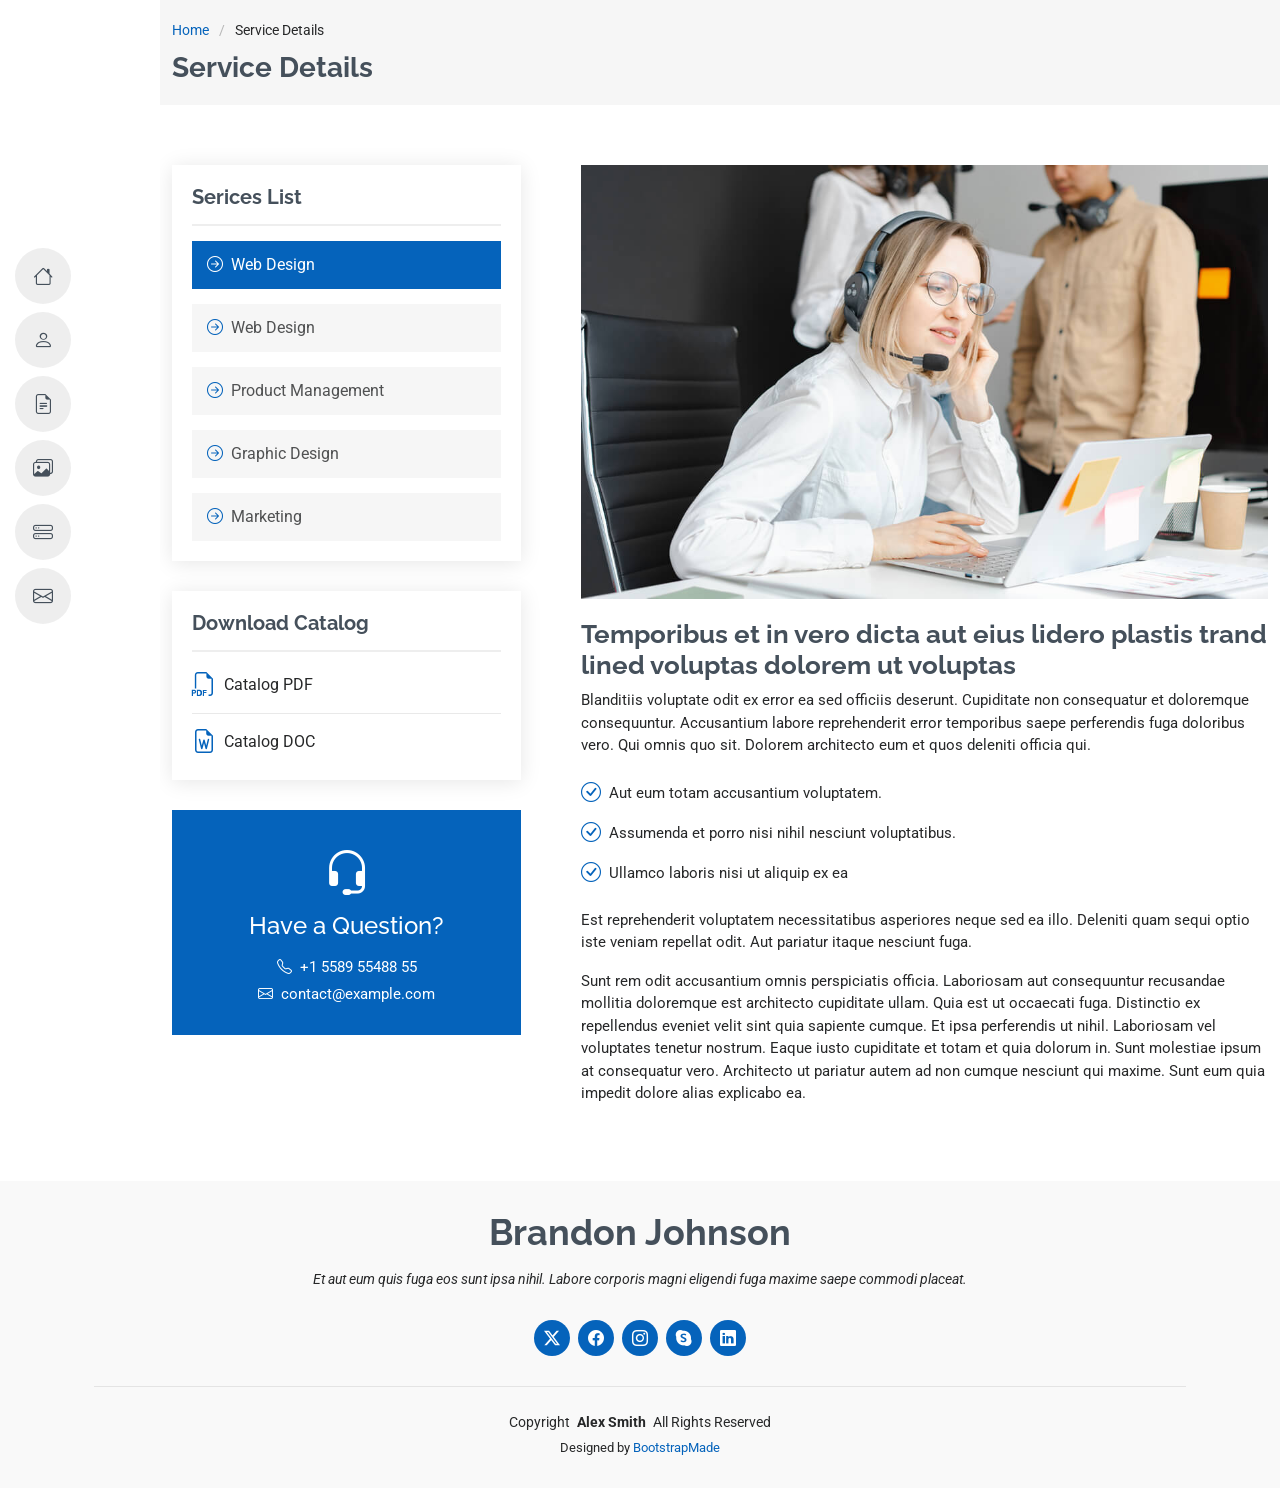
<file: service-details.html>
<!DOCTYPE html>
<html lang="en">

<head>
  <meta charset="utf-8">
  <meta content="width=device-width, initial-scale=1.0" name="viewport">
  <title>Service Details - MyResume Bootstrap Template</title>
  <meta content="" name="description">
  <meta content="" name="keywords">

  <!-- Favicons -->
  <link href="assets/img/favicon.png" rel="icon">
  <link href="assets/img/apple-touch-icon.png" rel="apple-touch-icon">

  <!-- Fonts -->
  <link href="https://fonts.googleapis.com" rel="preconnect">
  <link href="https://fonts.gstatic.com" rel="preconnect" crossorigin>
  <link href="https://fonts.googleapis.com/css2?family=Roboto:ital,wght@0,100;0,300;0,400;0,500;0,700;0,900;1,100;1,300;1,400;1,500;1,700;1,900&family=Poppins:ital,wght@0,100;0,200;0,300;0,400;0,500;0,600;0,700;0,800;0,900;1,100;1,200;1,300;1,400;1,500;1,600;1,700;1,800;1,900&family=Raleway:ital,wght@0,100;0,200;0,300;0,400;0,500;0,600;0,700;0,800;0,900;1,100;1,200;1,300;1,400;1,500;1,600;1,700;1,800;1,900&display=swap" rel="stylesheet">

  <!-- Vendor CSS Files -->
  <link href="assets/vendor/bootstrap/css/bootstrap.min.css" rel="stylesheet">
  <link href="assets/vendor/bootstrap-icons/bootstrap-icons.css" rel="stylesheet">
  <link href="assets/vendor/aos/aos.css" rel="stylesheet">
  <link href="assets/vendor/glightbox/css/glightbox.min.css" rel="stylesheet">
  <link href="assets/vendor/swiper/swiper-bundle.min.css" rel="stylesheet">

  <!-- Main CSS File -->
  <link href="assets/css/main.css" rel="stylesheet">

  <!-- =======================================================
  * Template Name: MyResume
  * Template URL: https://bootstrapmade.com/free-html-bootstrap-template-my-resume/
  * Updated: Jun 29 2024 with Bootstrap v5.3.3
  * Author: BootstrapMade.com
  * License: https://bootstrapmade.com/license/
  ======================================================== -->
</head>

<body class="service-details-page">

  <header id="header" class="header d-flex flex-column justify-content-center">

    <i class="header-toggle d-xl-none bi bi-list"></i>

    <nav id="navmenu" class="navmenu">
      <ul>
        <li><a href="#hero"><i class="bi bi-house navicon"></i><span>Home</span></a></li>
        <li><a href="#about"><i class="bi bi-person navicon"></i><span>About</span></a></li>
        <li><a href="#resume"><i class="bi bi-file-earmark-text navicon"></i><span>Resume</span></a></li>
        <li><a href="#portfolio"><i class="bi bi-images navicon"></i><span>Portfolio</span></a></li>
        <li><a href="#services"><i class="bi bi-hdd-stack navicon"></i><span>Services</span></a></li>
        <li><a href="#contact"><i class="bi bi-envelope navicon"></i><span>Contact</span></a></li>
      </ul>
    </nav>

  </header>

  <main class="main">

    <!-- Page Title -->
    <div class="page-title" data-aos="fade">
      <div class="container">
        <nav class="breadcrumbs">
          <ol>
            <li><a href="index.html">Home</a></li>
            <li class="current">Service Details</li>
          </ol>
        </nav>
        <h1>Service Details</h1>
      </div>
    </div><!-- End Page Title -->

    <!-- Service Details Section -->
    <section id="service-details" class="service-details section">

      <div class="container">

        <div class="row gy-5">

          <div class="col-lg-4" data-aos="fade-up" data-aos-delay="100">

            <div class="service-box">
              <h4>Serices List</h4>
              <div class="services-list">
                <a href="#" class="active"><i class="bi bi-arrow-right-circle"></i><span>Web Design</span></a>
                <a href="#"><i class="bi bi-arrow-right-circle"></i><span>Web Design</span></a>
                <a href="#"><i class="bi bi-arrow-right-circle"></i><span>Product Management</span></a>
                <a href="#"><i class="bi bi-arrow-right-circle"></i><span>Graphic Design</span></a>
                <a href="#"><i class="bi bi-arrow-right-circle"></i><span>Marketing</span></a>
              </div>
            </div><!-- End Services List -->

            <div class="service-box">
              <h4>Download Catalog</h4>
              <div class="download-catalog">
                <a href="#"><i class="bi bi-filetype-pdf"></i><span>Catalog PDF</span></a>
                <a href="#"><i class="bi bi-file-earmark-word"></i><span>Catalog DOC</span></a>
              </div>
            </div><!-- End Services List -->

            <div class="help-box d-flex flex-column justify-content-center align-items-center">
              <i class="bi bi-headset help-icon"></i>
              <h4>Have a Question?</h4>
              <p class="d-flex align-items-center mt-2 mb-0"><i class="bi bi-telephone me-2"></i> <span>+1 5589 55488 55</span></p>
              <p class="d-flex align-items-center mt-1 mb-0"><i class="bi bi-envelope me-2"></i> <a href="mailto:contact@example.com">contact@example.com</a></p>
            </div>

          </div>

          <div class="col-lg-8 ps-lg-5" data-aos="fade-up" data-aos-delay="200">
            <img src="assets/img/services.jpg" alt="" class="img-fluid services-img">
            <h3>Temporibus et in vero dicta aut eius lidero plastis trand lined voluptas dolorem ut voluptas</h3>
            <p>
              Blanditiis voluptate odit ex error ea sed officiis deserunt. Cupiditate non consequatur et doloremque consequuntur. Accusantium labore reprehenderit error temporibus saepe perferendis fuga doloribus vero. Qui omnis quo sit. Dolorem architecto eum et quos deleniti officia qui.
            </p>
            <ul>
              <li><i class="bi bi-check-circle"></i> <span>Aut eum totam accusantium voluptatem.</span></li>
              <li><i class="bi bi-check-circle"></i> <span>Assumenda et porro nisi nihil nesciunt voluptatibus.</span></li>
              <li><i class="bi bi-check-circle"></i> <span>Ullamco laboris nisi ut aliquip ex ea</span></li>
            </ul>
            <p>
              Est reprehenderit voluptatem necessitatibus asperiores neque sed ea illo. Deleniti quam sequi optio iste veniam repellat odit. Aut pariatur itaque nesciunt fuga.
            </p>
            <p>
              Sunt rem odit accusantium omnis perspiciatis officia. Laboriosam aut consequuntur recusandae mollitia doloremque est architecto cupiditate ullam. Quia est ut occaecati fuga. Distinctio ex repellendus eveniet velit sint quia sapiente cumque. Et ipsa perferendis ut nihil. Laboriosam vel voluptates tenetur nostrum. Eaque iusto cupiditate et totam et quia dolorum in. Sunt molestiae ipsum at consequatur vero. Architecto ut pariatur autem ad non cumque nesciunt qui maxime. Sunt eum quia impedit dolore alias explicabo ea.
            </p>
          </div>

        </div>

      </div>

    </section><!-- /Service Details Section -->

  </main>

  <footer id="footer" class="footer position-relative light-background">
    <div class="container">
      <h3 class="sitename">Brandon Johnson</h3>
      <p>Et aut eum quis fuga eos sunt ipsa nihil. Labore corporis magni eligendi fuga maxime saepe commodi placeat.</p>
      <div class="social-links d-flex justify-content-center">
        <a href=""><i class="bi bi-twitter-x"></i></a>
        <a href=""><i class="bi bi-facebook"></i></a>
        <a href=""><i class="bi bi-instagram"></i></a>
        <a href=""><i class="bi bi-skype"></i></a>
        <a href=""><i class="bi bi-linkedin"></i></a>
      </div>
      <div class="container">
        <div class="copyright">
          <span>Copyright</span> <strong class="px-1 sitename">Alex Smith</strong> <span>All Rights Reserved</span>
        </div>
        <div class="credits">
          <!-- All the links in the footer should remain intact. -->
          <!-- You can delete the links only if you've purchased the pro version. -->
          <!-- Licensing information: https://bootstrapmade.com/license/ -->
          <!-- Purchase the pro version with working PHP/AJAX contact form: [buy-url] -->
          Designed by <a href="https://bootstrapmade.com/">BootstrapMade</a>
        </div>
      </div>
    </div>
  </footer>

  <!-- Scroll Top -->
  <a href="#" id="scroll-top" class="scroll-top d-flex align-items-center justify-content-center"><i class="bi bi-arrow-up-short"></i></a>

  <!-- Preloader -->
  <div id="preloader"></div>

  <!-- Vendor JS Files -->
  <script src="assets/vendor/bootstrap/js/bootstrap.bundle.min.js"></script>
  <script src="assets/vendor/php-email-form/validate.js"></script>
  <script src="assets/vendor/aos/aos.js"></script>
  <script src="assets/vendor/typed.js/typed.umd.js"></script>
  <script src="assets/vendor/purecounter/purecounter_vanilla.js"></script>
  <script src="assets/vendor/waypoints/noframework.waypoints.js"></script>
  <script src="assets/vendor/glightbox/js/glightbox.min.js"></script>
  <script src="assets/vendor/imagesloaded/imagesloaded.pkgd.min.js"></script>
  <script src="assets/vendor/isotope-layout/isotope.pkgd.min.js"></script>
  <script src="assets/vendor/swiper/swiper-bundle.min.js"></script>

  <!-- Main JS File -->
  <script src="assets/js/main.js"></script>

</body>

</html>
</file>
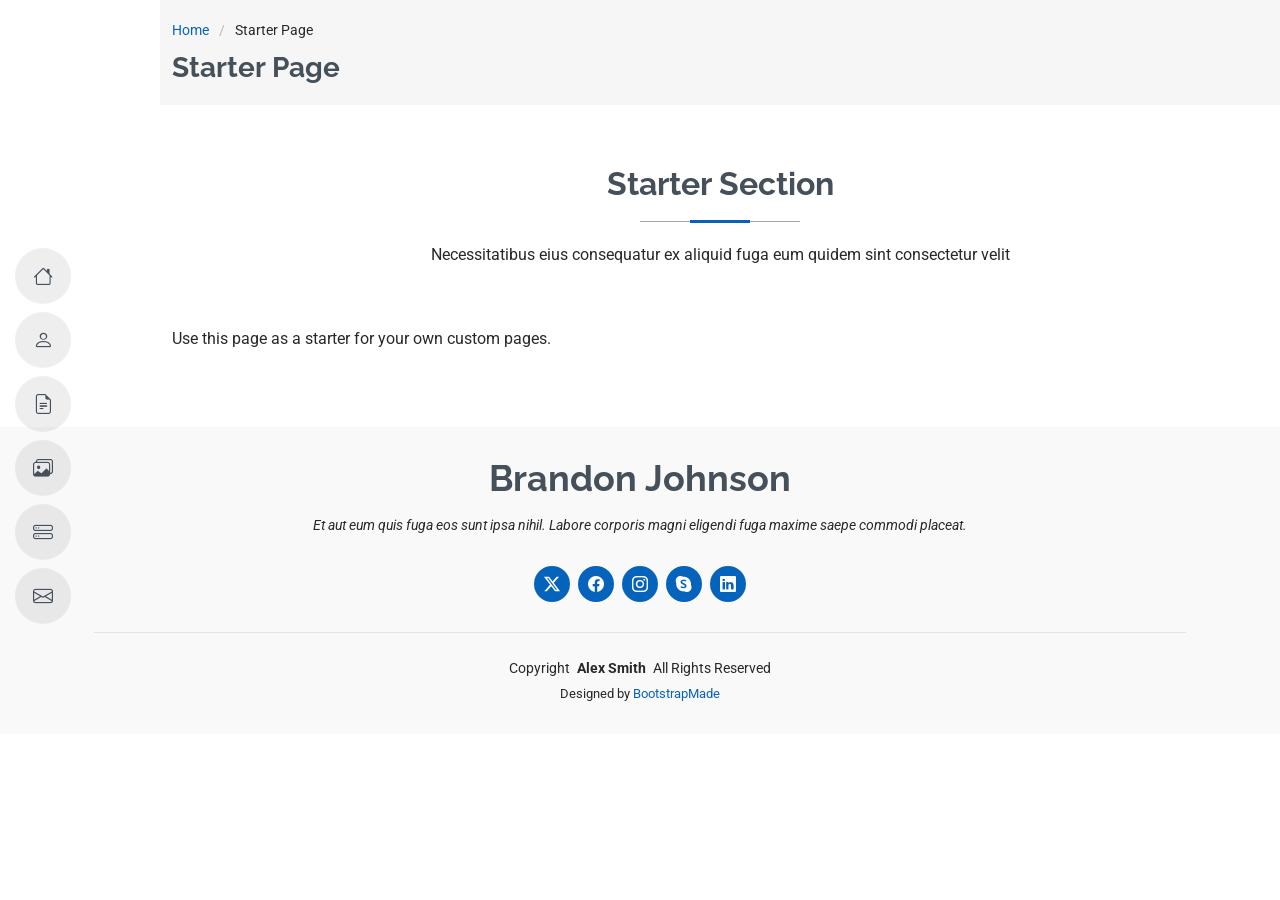
<file: starter-page.html>
<!DOCTYPE html>
<html lang="en">

<head>
  <meta charset="utf-8">
  <meta content="width=device-width, initial-scale=1.0" name="viewport">
  <title>Starter Page - MyResume Bootstrap Template</title>
  <meta content="" name="description">
  <meta content="" name="keywords">

  <!-- Favicons -->
  <link href="assets/img/favicon.png" rel="icon">
  <link href="assets/img/apple-touch-icon.png" rel="apple-touch-icon">

  <!-- Fonts -->
  <link href="https://fonts.googleapis.com" rel="preconnect">
  <link href="https://fonts.gstatic.com" rel="preconnect" crossorigin>
  <link href="https://fonts.googleapis.com/css2?family=Roboto:ital,wght@0,100;0,300;0,400;0,500;0,700;0,900;1,100;1,300;1,400;1,500;1,700;1,900&family=Poppins:ital,wght@0,100;0,200;0,300;0,400;0,500;0,600;0,700;0,800;0,900;1,100;1,200;1,300;1,400;1,500;1,600;1,700;1,800;1,900&family=Raleway:ital,wght@0,100;0,200;0,300;0,400;0,500;0,600;0,700;0,800;0,900;1,100;1,200;1,300;1,400;1,500;1,600;1,700;1,800;1,900&display=swap" rel="stylesheet">

  <!-- Vendor CSS Files -->
  <link href="assets/vendor/bootstrap/css/bootstrap.min.css" rel="stylesheet">
  <link href="assets/vendor/bootstrap-icons/bootstrap-icons.css" rel="stylesheet">
  <link href="assets/vendor/aos/aos.css" rel="stylesheet">
  <link href="assets/vendor/glightbox/css/glightbox.min.css" rel="stylesheet">
  <link href="assets/vendor/swiper/swiper-bundle.min.css" rel="stylesheet">

  <!-- Main CSS File -->
  <link href="assets/css/main.css" rel="stylesheet">

  <!-- =======================================================
  * Template Name: MyResume
  * Template URL: https://bootstrapmade.com/free-html-bootstrap-template-my-resume/
  * Updated: Jun 29 2024 with Bootstrap v5.3.3
  * Author: BootstrapMade.com
  * License: https://bootstrapmade.com/license/
  ======================================================== -->
</head>

<body class="starter-page-page">

  <header id="header" class="header d-flex flex-column justify-content-center">

    <i class="header-toggle d-xl-none bi bi-list"></i>

    <nav id="navmenu" class="navmenu">
      <ul>
        <li><a href="#hero"><i class="bi bi-house navicon"></i><span>Home</span></a></li>
        <li><a href="#about"><i class="bi bi-person navicon"></i><span>About</span></a></li>
        <li><a href="#resume"><i class="bi bi-file-earmark-text navicon"></i><span>Resume</span></a></li>
        <li><a href="#portfolio"><i class="bi bi-images navicon"></i><span>Portfolio</span></a></li>
        <li><a href="#services"><i class="bi bi-hdd-stack navicon"></i><span>Services</span></a></li>
        <li><a href="#contact"><i class="bi bi-envelope navicon"></i><span>Contact</span></a></li>
      </ul>
    </nav>

  </header>

  <main class="main">

    <!-- Page Title -->
    <div class="page-title" data-aos="fade">
      <div class="container">
        <nav class="breadcrumbs">
          <ol>
            <li><a href="index.html">Home</a></li>
            <li class="current">Starter Page</li>
          </ol>
        </nav>
        <h1>Starter Page</h1>
      </div>
    </div><!-- End Page Title -->

    <!-- Starter Section Section -->
    <section id="starter-section" class="starter-section section">

      <!-- Section Title -->
      <div class="container section-title" data-aos="fade-up">
        <h2>Starter Section</h2>
        <p>Necessitatibus eius consequatur ex aliquid fuga eum quidem sint consectetur velit</p>
      </div><!-- End Section Title -->

      <div class="container" data-aos="fade-up">
        <p>Use this page as a starter for your own custom pages.</p>
      </div>

    </section><!-- /Starter Section Section -->

  </main>

  <footer id="footer" class="footer position-relative light-background">
    <div class="container">
      <h3 class="sitename">Brandon Johnson</h3>
      <p>Et aut eum quis fuga eos sunt ipsa nihil. Labore corporis magni eligendi fuga maxime saepe commodi placeat.</p>
      <div class="social-links d-flex justify-content-center">
        <a href=""><i class="bi bi-twitter-x"></i></a>
        <a href=""><i class="bi bi-facebook"></i></a>
        <a href=""><i class="bi bi-instagram"></i></a>
        <a href=""><i class="bi bi-skype"></i></a>
        <a href=""><i class="bi bi-linkedin"></i></a>
      </div>
      <div class="container">
        <div class="copyright">
          <span>Copyright</span> <strong class="px-1 sitename">Alex Smith</strong> <span>All Rights Reserved</span>
        </div>
        <div class="credits">
          <!-- All the links in the footer should remain intact. -->
          <!-- You can delete the links only if you've purchased the pro version. -->
          <!-- Licensing information: https://bootstrapmade.com/license/ -->
          <!-- Purchase the pro version with working PHP/AJAX contact form: [buy-url] -->
          Designed by <a href="https://bootstrapmade.com/">BootstrapMade</a>
        </div>
      </div>
    </div>
  </footer>

  <!-- Scroll Top -->
  <a href="#" id="scroll-top" class="scroll-top d-flex align-items-center justify-content-center"><i class="bi bi-arrow-up-short"></i></a>

  <!-- Preloader -->
  <div id="preloader"></div>

  <!-- Vendor JS Files -->
  <script src="assets/vendor/bootstrap/js/bootstrap.bundle.min.js"></script>
  <script src="assets/vendor/php-email-form/validate.js"></script>
  <script src="assets/vendor/aos/aos.js"></script>
  <script src="assets/vendor/typed.js/typed.umd.js"></script>
  <script src="assets/vendor/purecounter/purecounter_vanilla.js"></script>
  <script src="assets/vendor/waypoints/noframework.waypoints.js"></script>
  <script src="assets/vendor/glightbox/js/glightbox.min.js"></script>
  <script src="assets/vendor/imagesloaded/imagesloaded.pkgd.min.js"></script>
  <script src="assets/vendor/isotope-layout/isotope.pkgd.min.js"></script>
  <script src="assets/vendor/swiper/swiper-bundle.min.js"></script>

  <!-- Main JS File -->
  <script src="assets/js/main.js"></script>

</body>

</html>
</file>
<file: assets/css/main.css>
/**
* Template Name: MyResume
* Template URL: https://bootstrapmade.com/free-html-bootstrap-template-my-resume/
* Updated: Jun 29 2024 with Bootstrap v5.3.3
* Author: BootstrapMade.com
* License: https://bootstrapmade.com/license/
*/

/*--------------------------------------------------------------
# Font & Color Variables
# Help: https://bootstrapmade.com/color-system/
--------------------------------------------------------------*/
/* Fonts */
:root {
  --default-font: "Roboto",  system-ui, -apple-system, "Segoe UI", Roboto, "Helvetica Neue", Arial, "Noto Sans", "Liberation Sans", sans-serif, "Apple Color Emoji", "Segoe UI Emoji", "Segoe UI Symbol", "Noto Color Emoji";
  --heading-font: "Raleway",  sans-serif;
  --nav-font: "Poppins",  sans-serif;
}

/* Global Colors - The following color variables are used throughout the website. Updating them here will change the color scheme of the entire website */
:root { 
  --background-color: #ffffff; /* Background color for the entire website, including individual sections */
  --default-color: #272829; /* Default color used for the majority of the text content across the entire website */
  --heading-color: #45505b; /* Color for headings, subheadings and title throughout the website */
  --accent-color: #0563bb; /* Accent color that represents your brand on the website. It's used for buttons, links, and other elements that need to stand out */
  --surface-color: #ffffff; /* The surface color is used as a background of boxed elements within sections, such as cards, icon boxes, or other elements that require a visual separation from the global background. */
  --contrast-color: #ffffff; /* Contrast color for text, ensuring readability against backgrounds of accent, heading, or default colors. */
}

/* Nav Menu Colors - The following color variables are used specifically for the navigation menu. They are separate from the global colors to allow for more customization options */
:root {
  --nav-color: #45505b;  /* The default color of the main navmenu links */
  --nav-hover-color: #0563bb; /* Applied to main navmenu links when they are hovered over or active */
  --nav-mobile-background-color: #ffffff; /* Used as the background color for mobile navigation menu */
  --nav-dropdown-background-color: #ffffff; /* Used as the background color for dropdown items that appear when hovering over primary navigation items */
  --nav-dropdown-color: #212529; /* Used for navigation links of the dropdown items in the navigation menu. */
  --nav-dropdown-hover-color: #0563bb; /* Similar to --nav-hover-color, this color is applied to dropdown navigation links when they are hovered over. */
}

/* Color Presets - These classes override global colors when applied to any section or element, providing reuse of the sam color scheme. */

.light-background {
  --background-color: #f9f9f9;
  --surface-color: #ffffff;
}

.dark-background {
  --background-color: #060606;
  --default-color: #ffffff;
  --heading-color: #ffffff;
  --surface-color: #252525;
  --contrast-color: #ffffff;
}

/* Smooth scroll */
:root {
  scroll-behavior: smooth;
}

/*--------------------------------------------------------------
# General Styling & Shared Classes
--------------------------------------------------------------*/
body {
  color: var(--default-color);
  background-color: var(--background-color);
  font-family: var(--default-font);
}

a {
  color: var(--accent-color);
  text-decoration: none;
  transition: 0.3s;
}

a:hover {
  color: color-mix(in srgb, var(--accent-color), transparent 25%);
  text-decoration: none;
}

h1,
h2,
h3,
h4,
h5,
h6 {
  color: var(--heading-color);
  font-family: var(--heading-font);
}

/* PHP Email Form Messages
------------------------------*/
.php-email-form .error-message {
  display: none;
  background: #df1529;
  color: #ffffff;
  text-align: left;
  padding: 15px;
  margin-bottom: 24px;
  font-weight: 600;
}

.php-email-form .sent-message {
  display: none;
  color: #ffffff;
  background: #059652;
  text-align: center;
  padding: 15px;
  margin-bottom: 24px;
  font-weight: 600;
}

.php-email-form .loading {
  display: none;
  background: var(--surface-color);
  text-align: center;
  padding: 15px;
  margin-bottom: 24px;
}

.php-email-form .loading:before {
  content: "";
  display: inline-block;
  border-radius: 50%;
  width: 24px;
  height: 24px;
  margin: 0 10px -6px 0;
  border: 3px solid var(--accent-color);
  border-top-color: var(--surface-color);
  animation: php-email-form-loading 1s linear infinite;
}

@keyframes php-email-form-loading {
  0% {
    transform: rotate(0deg);
  }

  100% {
    transform: rotate(360deg);
  }
}

/*--------------------------------------------------------------
# Global Header
--------------------------------------------------------------*/
.header {
  color: var(--default-color);
  position: fixed;
  top: 0;
  left: 0;
  bottom: 0;
  padding: 0 15px;
  transition: all ease-in-out 0.3s;
  overflow-y: auto;
  z-index: 997;
  min-width: 200px;
}

@media (max-width: 1199px) {
  .header {
    background-color: var(--background-color);
    border-right: 1px solid color-mix(in srgb, var(--default-color), transparent 90%);
    width: 300px;
    left: -100%;
  }
}

@media (min-width: 1200px) and (max-width: 1600px) {
  .header~main {
    margin-left: 160px;
  }

  .header~main .hero {
    margin-left: -160px;
    width: 100vw;
  }
}

.header.header-show {
  left: 0;
}

.header .header-toggle {
  color: var(--contrast-color);
  background-color: var(--accent-color);
  font-size: 22px;
  display: flex;
  align-items: center;
  justify-content: center;
  width: 40px;
  height: 40px;
  border-radius: 50%;
  cursor: pointer;
  position: fixed;
  top: 15px;
  right: 15px;
  z-index: 9999;
  transition: background-color 0.3s;
}

.header .header-toggle:hover {
  color: var(--contrast-color);
  background-color: color-mix(in srgb, var(--accent-color) 90%, white 15%);
}

/*--------------------------------------------------------------
# Navigation Menu
--------------------------------------------------------------*/
.navmenu {
  padding: 0;
  z-index: 9997;
}

.navmenu ul {
  list-style: none;
  padding: 0 0 20px 0;
  margin: 0;
  width: 140px;
}

.navmenu a,
.navmenu a:focus {
  color: var(--nav-color);
  font-family: var(--nav-font);
  display: flex;
  align-items: center;
  padding: 10px 18px;
  margin-bottom: 8px;
  font-size: 15px;
  border-radius: 50px;
  background: color-mix(in srgb, var(--default-color), transparent 92%);
  height: 56px;
  width: 100%;
  overflow: hidden;
  transition: 0.3s;
}

.navmenu a i,
.navmenu a:focus i {
  font-size: 20px;
}

.navmenu a span,
.navmenu a:focus span {
  padding: 0 5px 0 7px;
}

@media (min-width: 992px) {

  .navmenu a,
  .navmenu a:focus {
    max-width: 56px;
  }

  .navmenu a span,
  .navmenu a:focus span {
    display: none;
  }
}

.navmenu a:hover,
.navmenu .active,
.navmenu .active:focus,
.navmenu li:hover>a {
  color: var(--contrast-color);
  background: var(--nav-hover-color);
}

.navmenu a:hover,
.navmenu li:hover>a {
  max-width: 100%;
  color: var(--contrast-color);
}

.navmenu a:hover span,
.navmenu li:hover>a span {
  display: block;
}

/*--------------------------------------------------------------
# Global Footer
--------------------------------------------------------------*/
.footer {
  color: var(--default-color);
  background-color: var(--background-color);
  font-size: 14px;
  text-align: center;
  padding: 30px 0;
  position: relative;
}

.footer h3 {
  font-size: 36px;
  font-weight: 700;
  position: relative;
  padding: 0;
  margin: 0 0 15px 0;
}

.footer p {
  font-size: 15;
  font-style: italic;
  padding: 0;
  margin: 0 0 30px 0;
}

.footer .social-links {
  margin: 0 0 30px 0;
}

.footer .social-links a {
  font-size: 16px;
  display: flex;
  align-items: center;
  justify-content: center;
  background: var(--accent-color);
  color: var(--contrast-color);
  line-height: 1;
  margin: 0 4px;
  border-radius: 50%;
  text-align: center;
  width: 36px;
  height: 36px;
  transition: 0.3s;
}

.footer .social-links a:hover {
  background: color-mix(in srgb, var(--accent-color), transparent 20%);
  text-decoration: none;
}

.footer .copyright {
  padding-top: 25px;
  border-top: 1px solid color-mix(in srgb, var(--default-color), transparent 90%);
}

.footer .credits {
  font-size: 13px;
  padding-top: 5px;
}

/*--------------------------------------------------------------
# Preloader
--------------------------------------------------------------*/
#preloader {
  position: fixed;
  inset: 0;
  z-index: 999999;
  overflow: hidden;
  background: var(--background-color);
  transition: all 0.6s ease-out;
}

#preloader:before {
  content: "";
  position: fixed;
  top: calc(50% - 30px);
  left: calc(50% - 30px);
  border: 6px solid #ffffff;
  border-color: var(--accent-color) transparent var(--accent-color) transparent;
  border-radius: 50%;
  width: 60px;
  height: 60px;
  animation: animate-preloader 1.5s linear infinite;
}

@keyframes animate-preloader {
  0% {
    transform: rotate(0deg);
  }

  100% {
    transform: rotate(360deg);
  }
}

/*--------------------------------------------------------------
# Scroll Top Button
--------------------------------------------------------------*/
.scroll-top {
  position: fixed;
  visibility: hidden;
  opacity: 0;
  right: 15px;
  bottom: -15px;
  z-index: 99999;
  background-color: var(--accent-color);
  width: 44px;
  height: 44px;
  border-radius: 50px;
  transition: all 0.4s;
}

.scroll-top i {
  font-size: 24px;
  color: var(--contrast-color);
  line-height: 0;
}

.scroll-top:hover {
  background-color: color-mix(in srgb, var(--accent-color), transparent 20%);
  color: var(--contrast-color);
}

.scroll-top.active {
  visibility: visible;
  opacity: 1;
  bottom: 15px;
}

/*--------------------------------------------------------------
# Disable aos animation delay on mobile devices
--------------------------------------------------------------*/
@media screen and (max-width: 768px) {
  [data-aos-delay] {
    transition-delay: 0 !important;
  }
}

/*--------------------------------------------------------------
# Global Page Titles & Breadcrumbs
--------------------------------------------------------------*/
.page-title {
  --background-color: color-mix(in srgb, var(--default-color), transparent 96%);
  color: var(--default-color);
  background-color: var(--background-color);
  padding: 20px 0;
  position: relative;
}

.page-title h1 {
  font-size: 28px;
  font-weight: 700;
  margin: 0;
}

.page-title .breadcrumbs ol {
  display: flex;
  flex-wrap: wrap;
  list-style: none;
  padding: 0 0 10px 0;
  margin: 0;
  font-size: 14px;
  font-weight: 400;
}

.page-title .breadcrumbs ol li+li {
  padding-left: 10px;
}

.page-title .breadcrumbs ol li+li::before {
  content: "/";
  display: inline-block;
  padding-right: 10px;
  color: color-mix(in srgb, var(--default-color), transparent 70%);
}

/*--------------------------------------------------------------
# Global Sections
--------------------------------------------------------------*/
section,
.section {
  color: var(--default-color);
  background-color: var(--background-color);
  padding: 60px 0;
  overflow: clip;
}

/*--------------------------------------------------------------
# Global Section Titles
--------------------------------------------------------------*/
.section-title {
  text-align: center;
  padding-bottom: 60px;
  position: relative;
}

.section-title h2 {
  font-size: 32px;
  font-weight: 700;
  margin-bottom: 20px;
  padding-bottom: 20px;
  position: relative;
}

.section-title h2:before {
  content: "";
  position: absolute;
  display: block;
  width: 160px;
  height: 1px;
  background: color-mix(in srgb, var(--default-color), transparent 60%);
  left: 0;
  right: 0;
  bottom: 1px;
  margin: auto;
}

.section-title h2::after {
  content: "";
  position: absolute;
  display: block;
  width: 60px;
  height: 3px;
  background: var(--accent-color);
  left: 0;
  right: 0;
  bottom: 0;
  margin: auto;
}

.section-title p {
  margin-bottom: 0;
}

/*--------------------------------------------------------------
# Hero Section
--------------------------------------------------------------*/
.hero {
  width: 100%;
  min-height: 100vh;
  position: relative;
  padding: 80px 0;
  display: flex;
  align-items: center;
  justify-content: center;
}

.hero img {
  position: absolute;
  inset: 0;
  display: block;
  width: 100%;
  height: 100%;
  object-fit: cover;
  z-index: 1;
}

.hero:before {
  content: "";
  background: color-mix(in srgb, var(--background-color), transparent 30%);
  position: absolute;
  inset: 0;
  z-index: 2;
}

.hero .container {
  position: relative;
  z-index: 3;
}

.hero h2 {
  margin: 0;
  font-size: 64px;
  font-weight: 700;
}

.hero p {
  margin: 5px 0 0 0;
  font-size: 26px;
}

.hero p span {
  letter-spacing: 1px;
  border-bottom: 2px solid var(--accent-color);
}

.hero .social-links {
  margin-top: 25px;
}

.hero .social-links a {
  font-size: 20px;
  display: inline-block;
  color: color-mix(in srgb, var(--default-color), transparent 30%);
  line-height: 1;
  margin-right: 20px;
  transition: 0.3s;
}

.hero .social-links a:hover {
  color: var(--accent-color);
}

@media (max-width: 768px) {
  .hero h2 {
    font-size: 32px;
  }

  .hero p {
    font-size: 20px;
  }
}

/*--------------------------------------------------------------
# About Section
--------------------------------------------------------------*/
.about .content h2 {
  font-weight: 700;
  font-size: 24px;
}

.about .content ul {
  list-style: none;
  padding: 0;
}

.about .content ul li {
  margin-bottom: 20px;
  display: flex;
  align-items: center;
}

.about .content ul strong {
  margin-right: 10px;
}

.about .content ul i {
  font-size: 16px;
  margin-right: 5px;
  color: var(--accent-color);
  line-height: 0;
}

/*--------------------------------------------------------------
# Stats Section
--------------------------------------------------------------*/
.stats i {
  background-color: var(--accent-color);
  color: var(--contrast-color);
  width: 54px;
  height: 54px;
  font-size: 24px;
  border-radius: 50px;
  display: inline-flex;
  align-items: center;
  justify-content: center;
  position: relative;
  z-index: 1;
}

.stats .stats-item {
  margin-top: 10px;
  width: 100%;
  position: relative;
  text-align: center;
  z-index: 0;
}

.stats .stats-item span {
  font-size: 36px;
  display: block;
  font-weight: 700;
  color: color-mix(in srgb, var(--default-color), transparent 20%);
}

.stats .stats-item p {
  padding: 0;
  margin: 0;
  color: color-mix(in srgb, var(--default-color), transparent 50%);
  font-size: 16px;
}

/*--------------------------------------------------------------
# Skills Section
--------------------------------------------------------------*/
.skills .progress {
  height: 60px;
  display: block;
  background: none;
  border-radius: 0;
}

.skills .progress .skill {
  color: var(--heading-color);
  padding: 0;
  margin: 0 0 6px 0;
  text-transform: uppercase;
  display: block;
  font-weight: 600;
  font-family: var(--heading-font);
}

.skills .progress .skill .val {
  float: right;
  font-style: normal;
}

.skills .progress-bar-wrap {
  background: color-mix(in srgb, var(--default-color), transparent 90%);
  height: 10px;
}

.skills .progress-bar {
  width: 1px;
  height: 10px;
  transition: 0.9s;
  background-color: var(--accent-color);
}

/*--------------------------------------------------------------
# Resume Section
--------------------------------------------------------------*/
.resume .resume-title {
  color: var(--heading-color);
  font-size: 26px;
  font-weight: 700;
  margin-top: 20px;
  margin-bottom: 20px;
}

.resume .resume-item {
  padding: 0 0 20px 20px;
  margin-top: -2px;
  border-left: 2px solid var(--accent-color);
  position: relative;
}

.resume .resume-item h4 {
  line-height: 18px;
  font-size: 18px;
  font-weight: 600;
  text-transform: uppercase;
  color: color-mix(in srgb, var(--default-color), transparent 20%);
  margin-bottom: 10px;
}

.resume .resume-item h5 {
  font-size: 16px;
  padding: 5px 15px;
  display: inline-block;
  font-weight: 600;
  margin-bottom: 10px;
}

.resume .resume-item ul {
  padding-left: 20px;
}

.resume .resume-item ul li {
  padding-bottom: 10px;
}

.resume .resume-item:last-child {
  padding-bottom: 0;
}

.resume .resume-item::before {
  content: "";
  position: absolute;
  width: 16px;
  height: 16px;
  border-radius: 50px;
  left: -9px;
  top: 0;
  background: var(--background-color);
  border: 2px solid var(--accent-color);
}

/*--------------------------------------------------------------
# Portfolio Section
--------------------------------------------------------------*/
.portfolio .portfolio-filters {
  padding: 0;
  margin: 0 auto 20px auto;
  list-style: none;
  text-align: center;
}

.portfolio .portfolio-filters li {
  cursor: pointer;
  display: inline-block;
  padding: 8px 20px 10px 20px;
  margin: 0;
  font-size: 15px;
  font-weight: 500;
  line-height: 1;
  margin-bottom: 5px;
  border-radius: 50px;
  transition: all 0.3s ease-in-out;
  font-family: var(--heading-font);
}

.portfolio .portfolio-filters li:hover,
.portfolio .portfolio-filters li.filter-active {
  color: var(--contrast-color);
  background-color: var(--accent-color);
}

.portfolio .portfolio-filters li:first-child {
  margin-left: 0;
}

.portfolio .portfolio-filters li:last-child {
  margin-right: 0;
}

@media (max-width: 575px) {
  .portfolio .portfolio-filters li {
    font-size: 14px;
    margin: 0 0 10px 0;
  }
}

.portfolio .portfolio-item {
  position: relative;
  overflow: hidden;
}

.portfolio .portfolio-item .portfolio-info {
  opacity: 0;
  position: absolute;
  left: 12px;
  right: 12px;
  bottom: -100%;
  z-index: 3;
  transition: all ease-in-out 0.5s;
  background: color-mix(in srgb, var(--background-color), transparent 10%);
  padding: 15px;
}

.portfolio .portfolio-item .portfolio-info h4 {
  font-size: 18px;
  font-weight: 600;
  padding-right: 50px;
}

.portfolio .portfolio-item .portfolio-info p {
  color: color-mix(in srgb, var(--default-color), transparent 30%);
  font-size: 14px;
  margin-bottom: 0;
  padding-right: 50px;
}

.portfolio .portfolio-item .portfolio-info .preview-link,
.portfolio .portfolio-item .portfolio-info .details-link {
  position: absolute;
  right: 50px;
  font-size: 24px;
  top: calc(50% - 14px);
  color: color-mix(in srgb, var(--default-color), transparent 30%);
  transition: 0.3s;
  line-height: 0;
}

.portfolio .portfolio-item .portfolio-info .preview-link:hover,
.portfolio .portfolio-item .portfolio-info .details-link:hover {
  color: var(--accent-color);
}

.portfolio .portfolio-item .portfolio-info .details-link {
  right: 14px;
  font-size: 28px;
}

.portfolio .portfolio-item:hover .portfolio-info {
  opacity: 1;
  bottom: 0;
}

/*--------------------------------------------------------------
# Services Section
--------------------------------------------------------------*/
.services .service-item {
  background-color: var(--surface-color);
  box-shadow: 0px 5px 90px 0px rgba(0, 0, 0, 0.1);
  height: 100%;
  padding: 60px 30px;
  text-align: center;
  transition: 0.3s;
  border-radius: 5px;
}

.services .service-item .icon {
  margin: 0 auto;
  width: 100px;
  height: 100px;
  display: flex;
  align-items: center;
  justify-content: center;
  transition: ease-in-out 0.3s;
  position: relative;
}

.services .service-item .icon i {
  font-size: 36px;
  transition: 0.5s;
  position: relative;
}

.services .service-item .icon svg {
  position: absolute;
  top: 0;
  left: 0;
}

.services .service-item .icon svg path {
  transition: 0.5s;
  fill: color-mix(in srgb, var(--default-color), transparent 95%);
}

.services .service-item h3 {
  font-weight: 700;
  margin: 10px 0 15px 0;
  font-size: 22px;
}

.services .service-item p {
  line-height: 24px;
  font-size: 14px;
  margin-bottom: 0;
}

.services .service-item:hover {
  box-shadow: 0px 5px 35px 0px rgba(0, 0, 0, 0.1);
}

.services .service-item.item-cyan i {
  color: #0dcaf0;
}

.services .service-item.item-cyan:hover .icon i {
  color: #fff;
}

.services .service-item.item-cyan:hover .icon path {
  fill: #0dcaf0;
}

.services .service-item.item-orange i {
  color: #fd7e14;
}

.services .service-item.item-orange:hover .icon i {
  color: #fff;
}

.services .service-item.item-orange:hover .icon path {
  fill: #fd7e14;
}

.services .service-item.item-teal i {
  color: #20c997;
}

.services .service-item.item-teal:hover .icon i {
  color: #fff;
}

.services .service-item.item-teal:hover .icon path {
  fill: #20c997;
}

.services .service-item.item-red i {
  color: #df1529;
}

.services .service-item.item-red:hover .icon i {
  color: #fff;
}

.services .service-item.item-red:hover .icon path {
  fill: #df1529;
}

.services .service-item.item-indigo i {
  color: #6610f2;
}

.services .service-item.item-indigo:hover .icon i {
  color: #fff;
}

.services .service-item.item-indigo:hover .icon path {
  fill: #6610f2;
}

.services .service-item.item-pink i {
  color: #f3268c;
}

.services .service-item.item-pink:hover .icon i {
  color: #fff;
}

.services .service-item.item-pink:hover .icon path {
  fill: #f3268c;
}

/*--------------------------------------------------------------
# Testimonials Section
--------------------------------------------------------------*/
.testimonials .testimonials-carousel,
.testimonials .testimonials-slider {
  overflow: hidden;
}

.testimonials .testimonial-item .testimonial-content {
  border-left: 3px solid var(--accent-color);
  padding-left: 30px;
}

.testimonials .testimonial-item .testimonial-img {
  border-radius: 50%;
  border: 4px solid var(--background-color);
  margin: 0 auto;
}

.testimonials .testimonial-item h3 {
  font-size: 20px;
  font-weight: bold;
  margin: 10px 0 5px 0;
}

.testimonials .testimonial-item h4 {
  font-size: 14px;
  color: color-mix(in srgb, var(--default-color), transparent 40%);
  margin: 0 0 10px 0;
}

.testimonials .testimonial-item .stars i {
  color: #ffc107;
  margin: 0 1px;
}

.testimonials .testimonial-item .quote-icon-left,
.testimonials .testimonial-item .quote-icon-right {
  color: color-mix(in srgb, var(--accent-color), transparent 50%);
  font-size: 26px;
  line-height: 0;
}

.testimonials .testimonial-item .quote-icon-left {
  display: inline-block;
  left: -5px;
  position: relative;
}

.testimonials .testimonial-item .quote-icon-right {
  display: inline-block;
  right: -5px;
  position: relative;
  top: 10px;
  transform: scale(-1, -1);
}

.testimonials .testimonial-item p {
  font-style: italic;
}

.testimonials .swiper-wrapper {
  height: auto;
}

.testimonials .swiper-pagination {
  margin-top: 30px;
  position: relative;
}

.testimonials .swiper-pagination .swiper-pagination-bullet {
  width: 12px;
  height: 12px;
  background-color: color-mix(in srgb, var(--default-color), transparent 85%);
  opacity: 1;
}

.testimonials .swiper-pagination .swiper-pagination-bullet-active {
  background-color: var(--accent-color);
}

/*--------------------------------------------------------------
# Contact Section
--------------------------------------------------------------*/
.contact .info-item+.info-item {
  margin-top: 40px;
}

.contact .info-item i {
  color: var(--accent-color);
  background: color-mix(in srgb, var(--accent-color), transparent 92%);
  font-size: 20px;
  width: 44px;
  height: 44px;
  display: flex;
  justify-content: center;
  align-items: center;
  border-radius: 50px;
  transition: all 0.3s ease-in-out;
  margin-right: 15px;
}

.contact .info-item h3 {
  padding: 0;
  font-size: 18px;
  font-weight: 700;
  margin-bottom: 5px;
}

.contact .info-item p {
  padding: 0;
  margin-bottom: 0;
  font-size: 14px;
}

.contact .info-item:hover i {
  background: var(--accent-color);
  color: var(--contrast-color);
}

.contact .php-email-form {
  height: 100%;
}

.contact .php-email-form input[type=text],
.contact .php-email-form input[type=email],
.contact .php-email-form textarea {
  font-size: 14px;
  padding: 10px 15px;
  box-shadow: none;
  border-radius: 0;
  color: var(--default-color);
  background-color: color-mix(in srgb, var(--background-color), transparent 50%);
  border-color: color-mix(in srgb, var(--default-color), transparent 80%);
}

.contact .php-email-form input[type=text]:focus,
.contact .php-email-form input[type=email]:focus,
.contact .php-email-form textarea:focus {
  border-color: var(--accent-color);
}

.contact .php-email-form input[type=text]::placeholder,
.contact .php-email-form input[type=email]::placeholder,
.contact .php-email-form textarea::placeholder {
  color: color-mix(in srgb, var(--default-color), transparent 70%);
}

.contact .php-email-form button[type=submit] {
  color: var(--contrast-color);
  background: var(--accent-color);
  border: 0;
  padding: 10px 30px;
  transition: 0.4s;
  border-radius: 50px;
}

.contact .php-email-form button[type=submit]:hover {
  background: color-mix(in srgb, var(--accent-color), transparent 25%);
}

/*--------------------------------------------------------------
# Portfolio Details Section
--------------------------------------------------------------*/
.portfolio-details .portfolio-details-slider img {
  width: 100%;
}

.portfolio-details .swiper-wrapper {
  height: auto;
}

.portfolio-details .swiper-button-prev,
.portfolio-details .swiper-button-next {
  width: 48px;
  height: 48px;
}

.portfolio-details .swiper-button-prev:after,
.portfolio-details .swiper-button-next:after {
  color: rgba(255, 255, 255, 0.8);
  background-color: rgba(0, 0, 0, 0.15);
  font-size: 24px;
  border-radius: 50%;
  width: 48px;
  height: 48px;
  display: flex;
  align-items: center;
  justify-content: center;
  transition: 0.3s;
}

.portfolio-details .swiper-button-prev:hover:after,
.portfolio-details .swiper-button-next:hover:after {
  background-color: rgba(0, 0, 0, 0.3);
}

@media (max-width: 575px) {

  .portfolio-details .swiper-button-prev,
  .portfolio-details .swiper-button-next {
    display: none;
  }
}

.portfolio-details .swiper-pagination {
  margin-top: 20px;
  position: relative;
}

.portfolio-details .swiper-pagination .swiper-pagination-bullet {
  width: 10px;
  height: 10px;
  background-color: color-mix(in srgb, var(--default-color), transparent 85%);
  opacity: 1;
}

.portfolio-details .swiper-pagination .swiper-pagination-bullet-active {
  background-color: var(--accent-color);
}

.portfolio-details .portfolio-info h3 {
  font-size: 22px;
  font-weight: 700;
  margin-bottom: 20px;
  padding-bottom: 20px;
  position: relative;
}

.portfolio-details .portfolio-info h3:after {
  content: "";
  position: absolute;
  display: block;
  width: 50px;
  height: 3px;
  background: var(--accent-color);
  left: 0;
  bottom: 0;
}

.portfolio-details .portfolio-info ul {
  list-style: none;
  padding: 0;
  font-size: 15px;
}

.portfolio-details .portfolio-info ul li {
  display: flex;
  flex-direction: column;
  padding-bottom: 15px;
}

.portfolio-details .portfolio-info ul strong {
  text-transform: uppercase;
  font-weight: 400;
  color: color-mix(in srgb, var(--default-color), transparent 50%);
  font-size: 14px;
}

.portfolio-details .portfolio-info .btn-visit {
  padding: 8px 40px;
  background: var(--accent-color);
  color: var(--contrast-color);
  border-radius: 50px;
  transition: 0.3s;
}

.portfolio-details .portfolio-info .btn-visit:hover {
  background: color-mix(in srgb, var(--accent-color), transparent 20%);
}

.portfolio-details .portfolio-description h2 {
  font-size: 26px;
  font-weight: 700;
  margin-bottom: 20px;
}

.portfolio-details .portfolio-description p {
  padding: 0;
}

.portfolio-details .portfolio-description .testimonial-item {
  padding: 30px 30px 0 30px;
  position: relative;
  background: color-mix(in srgb, var(--default-color), transparent 97%);
  margin-bottom: 50px;
}

.portfolio-details .portfolio-description .testimonial-item .testimonial-img {
  width: 90px;
  border-radius: 50px;
  border: 6px solid var(--background-color);
  float: left;
  margin: 0 10px 0 0;
}

.portfolio-details .portfolio-description .testimonial-item h3 {
  font-size: 18px;
  font-weight: bold;
  margin: 15px 0 5px 0;
  padding-top: 20px;
}

.portfolio-details .portfolio-description .testimonial-item h4 {
  font-size: 14px;
  color: #6c757d;
  margin: 0;
}

.portfolio-details .portfolio-description .testimonial-item .quote-icon-left,
.portfolio-details .portfolio-description .testimonial-item .quote-icon-right {
  color: color-mix(in srgb, var(--accent-color), transparent 50%);
  font-size: 26px;
  line-height: 0;
}

.portfolio-details .portfolio-description .testimonial-item .quote-icon-left {
  display: inline-block;
  left: -5px;
  position: relative;
}

.portfolio-details .portfolio-description .testimonial-item .quote-icon-right {
  display: inline-block;
  right: -5px;
  position: relative;
  top: 10px;
  transform: scale(-1, -1);
}

.portfolio-details .portfolio-description .testimonial-item p {
  font-style: italic;
  margin: 0 0 15px 0 0 0;
  padding: 0;
}

/*--------------------------------------------------------------
# Service Details Section
--------------------------------------------------------------*/
.service-details .service-box {
  padding: 20px;
  box-shadow: 0px 2px 20px rgba(0, 0, 0, 0.1);
}

.service-details .service-box+.service-box {
  margin-top: 30px;
}

.service-details .service-box h4 {
  font-size: 20px;
  font-weight: 700;
  border-bottom: 2px solid color-mix(in srgb, var(--default-color), transparent 92%);
  padding-bottom: 15px;
  margin-bottom: 15px;
}

.service-details .services-list a {
  color: color-mix(in srgb, var(--default-color), transparent 20%);
  background-color: color-mix(in srgb, var(--default-color), transparent 96%);
  display: flex;
  align-items: center;
  padding: 12px 15px;
  margin-top: 15px;
  transition: 0.3s;
}

.service-details .services-list a:first-child {
  margin-top: 0;
}

.service-details .services-list a i {
  font-size: 16px;
  margin-right: 8px;
  color: var(--accent-color);
}

.service-details .services-list a.active {
  color: var(--contrast-color);
  background-color: var(--accent-color);
}

.service-details .services-list a.active i {
  color: var(--contrast-color);
}

.service-details .services-list a:hover {
  background-color: color-mix(in srgb, var(--accent-color), transparent 95%);
  color: var(--accent-color);
}

.service-details .download-catalog a {
  color: var(--default-color);
  display: flex;
  align-items: center;
  padding: 10px 0;
  transition: 0.3s;
  border-top: 1px solid color-mix(in srgb, var(--default-color), transparent 90%);
}

.service-details .download-catalog a:first-child {
  border-top: 0;
  padding-top: 0;
}

.service-details .download-catalog a:last-child {
  padding-bottom: 0;
}

.service-details .download-catalog a i {
  font-size: 24px;
  margin-right: 8px;
  color: var(--accent-color);
}

.service-details .download-catalog a:hover {
  color: var(--accent-color);
}

.service-details .help-box {
  background-color: var(--accent-color);
  color: var(--contrast-color);
  margin-top: 30px;
  padding: 30px 15px;
}

.service-details .help-box .help-icon {
  font-size: 48px;
}

.service-details .help-box h4,
.service-details .help-box a {
  color: var(--contrast-color);
}

.service-details .services-img {
  margin-bottom: 20px;
}

.service-details h3 {
  font-size: 26px;
  font-weight: 700;
}

.service-details p {
  font-size: 15px;
}

.service-details ul {
  list-style: none;
  padding: 0;
  font-size: 15px;
}

.service-details ul li {
  padding: 5px 0;
  display: flex;
  align-items: center;
}

.service-details ul i {
  font-size: 20px;
  margin-right: 8px;
  color: var(--accent-color);
}

/*--------------------------------------------------------------
# Starter Section Section
--------------------------------------------------------------*/
.starter-section {
  /* Add your styles here */
}
</file>
